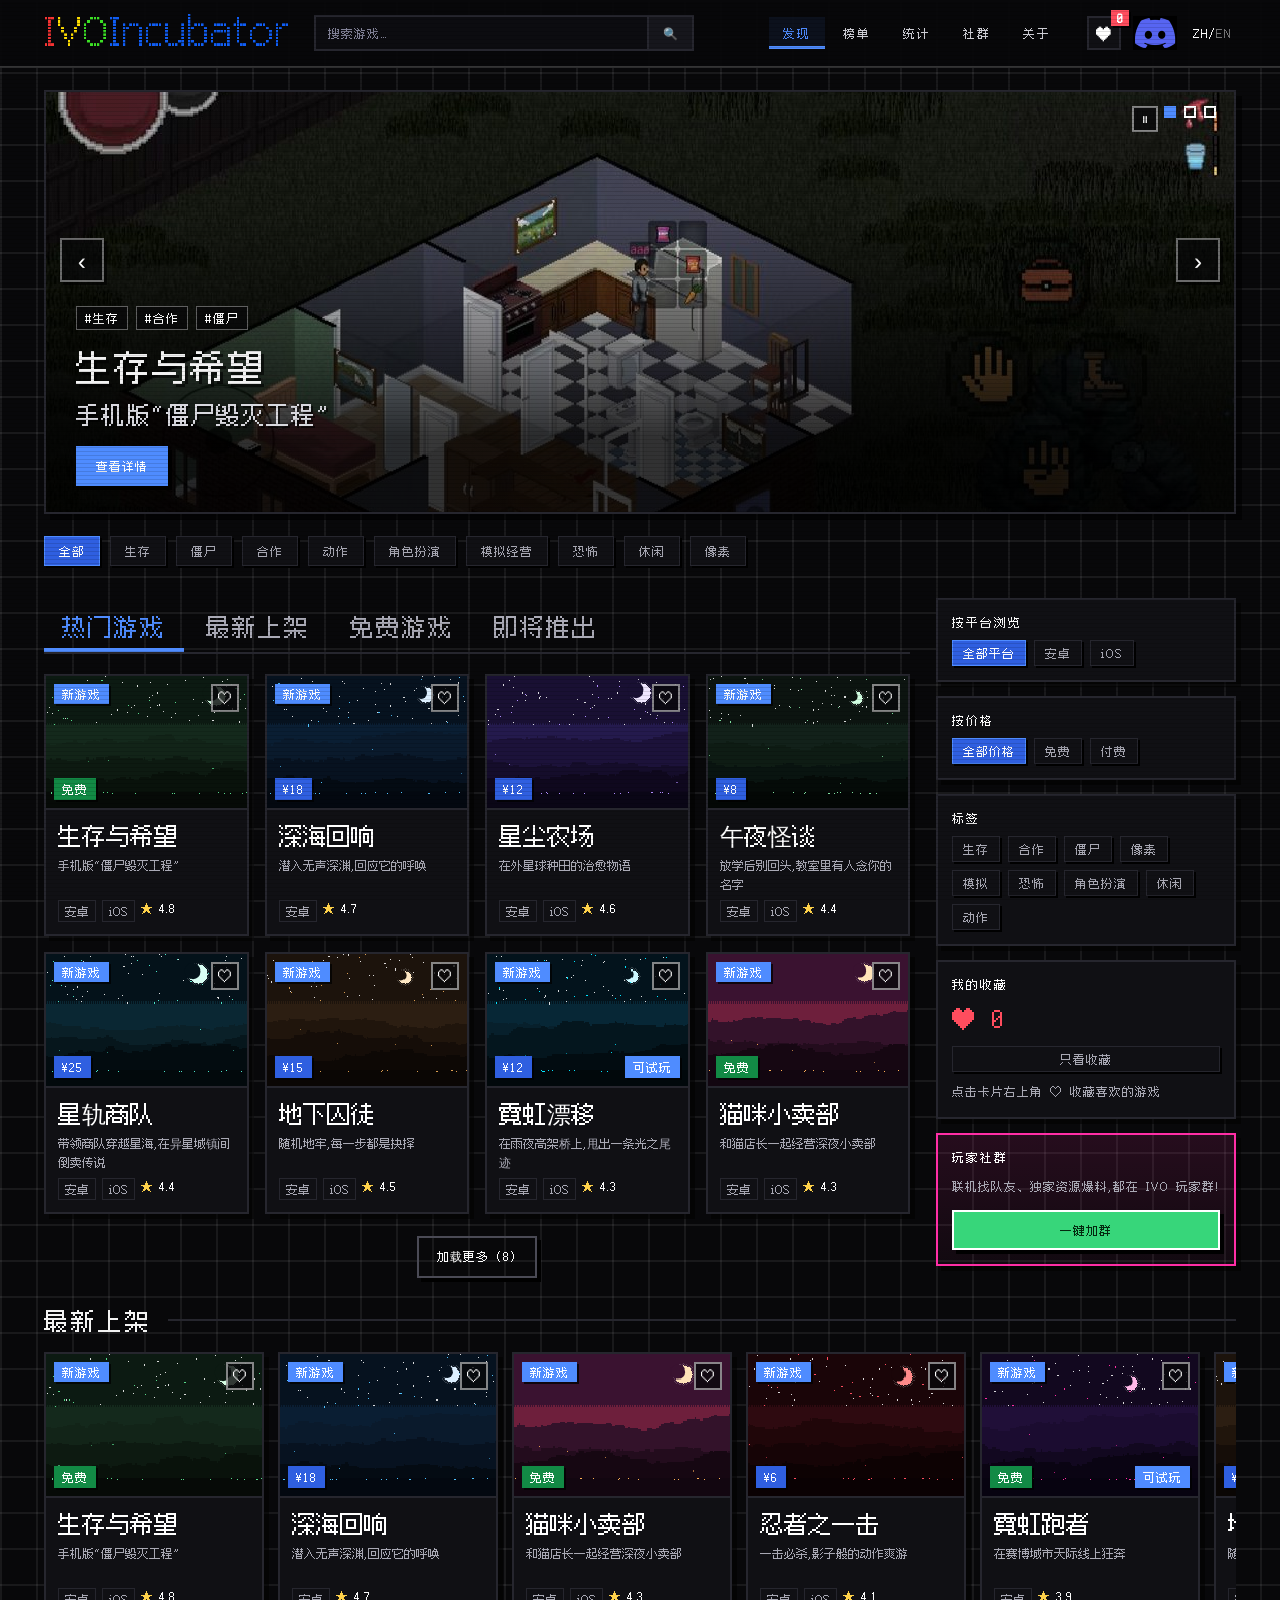
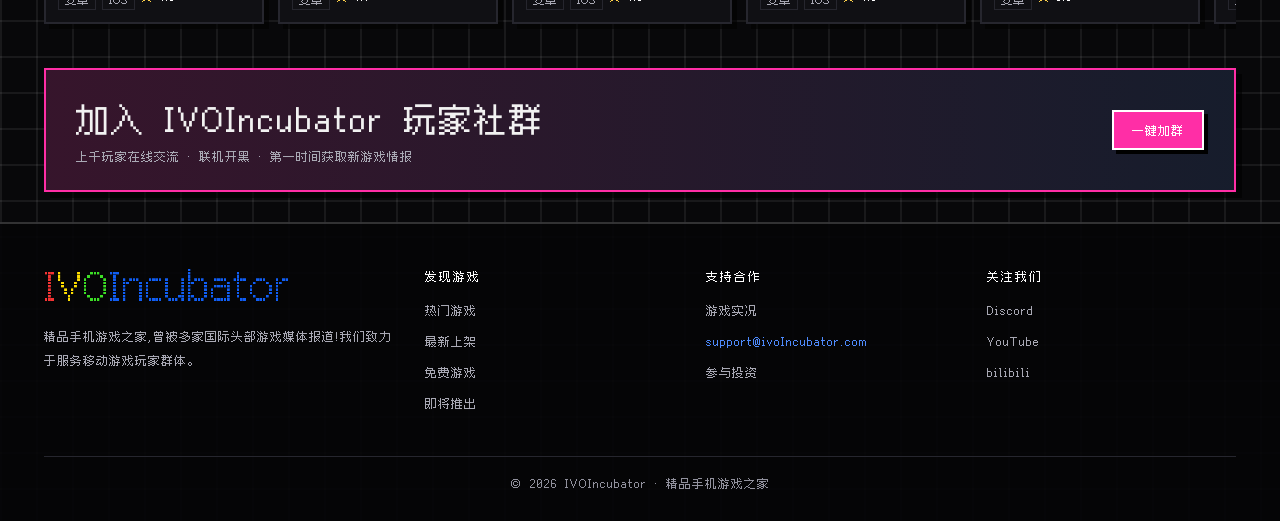
<file: index.html>
<!DOCTYPE html>
<html lang="zh-CN" data-lang="zh">
<head>
<meta charset="UTF-8">
<meta name="viewport" content="width=device-width, initial-scale=1.0">
<title>IVOIncubator - 精品手机游戏之家</title>
<meta name="description" content="IVOIncubator 精品手机游戏资源站:发现优质手机游戏,僵尸生存、模拟经营、像素冒险。">
<!-- 如换正式域名,全局替换 URL 即可 -->
<link rel="canonical" href="https://anliways.github.io/ivo/">
<meta property="og:type" content="website">
<meta property="og:site_name" content="IVOIncubator">
<meta property="og:title" content="IVOIncubator - 精品手机游戏之家">
<meta property="og:description" content="发现优质手机游戏:僵尸生存、模拟经营、像素冒险。精品手机游戏之家。">
<meta property="og:image" content="https://anliways.github.io/ivo/assets/og-image.png">
<meta property="og:url" content="https://anliways.github.io/ivo/">
<meta name="twitter:card" content="summary_large_image">
<meta name="twitter:title" content="IVOIncubator - 精品手机游戏之家">
<meta name="twitter:description" content="发现优质手机游戏:僵尸生存、模拟经营、像素冒险。">
<meta name="twitter:image" content="https://anliways.github.io/ivo/assets/og-image.png">
<link rel="icon" type="image/png" href="assets/emoji.png">
<link rel="manifest" href="manifest.json">
<meta name="theme-color" content="#08080a">
<link rel="apple-touch-icon" href="assets/icons/icon-192.png">
<!-- 首屏关键资源预加载 -->
<link rel="preload" as="font" type="font/woff2" href="assets/FusionPixel12-subset.woff2" crossorigin>
<link rel="preload" as="image" href="assets/shot-left.jpg">
<link rel="stylesheet" href="common.css">
<link rel="stylesheet" href="home.css">
</head>
<body>

<!-- ===== 顶栏 ===== -->
<header class="topbar">
  <div class="shell topbar-in">
    <a class="logo-link" href="index.html">
      <img src="assets/logo.png" alt="IVOIncubator">
    </a>
    <div class="search-box">
      <input id="searchInput" type="text" data-i18n-attr="searchPh" placeholder="搜索游戏…" aria-label="搜索游戏">
      <button class="search-go" id="searchGo" type="button">🔍</button>
    </div>
    <nav class="topnav">
      <a href="index.html" class="active" data-i18n="navDiscover">发现</a>
      <a href="charts.html" data-i18n="navCharts">榜单</a>
      <a href="stats.html" data-i18n="navStats">统计</a>
      <a href="#community" data-i18n="navCommunity">社群</a>
      <a href="#footer" data-i18n="navAbout">关于</a>
    </nav>
    <div class="topbar-tools">
      <a class="fav-link" href="favorites.html" aria-label="我的收藏" data-i18n-aria="favTitle">♥<b class="fav-badge" data-fav-badge>0</b></a>
      <a class="discord-top" href="#" data-link="discord" target="_blank" rel="noopener" aria-label="Discord">
        <img src="assets/discord.png" alt="Discord">
      </a>
      <button class="lang-btn" id="langBtn" type="button" aria-label="Switch language">
        <span class="lang-zh">ZH</span><span class="lang-sep">/</span><span class="lang-en">EN</span>
      </button>
    </div>
  </div>
</header>

<!-- ===== 公告条 ===== -->
<div class="announce" id="announceBar" hidden>
  <div class="shell announce-in">
    <span class="announce-dot">◆</span>
    <span class="announce-text" id="announceText"></span>
    <a class="announce-cta" id="announceCta" href="#"></a>
    <button class="announce-x" id="announceClose" type="button" aria-label="关闭公告">✕</button>
  </div>
</div>

<main class="shell home">

  <!-- ===== 精选轮播 ===== -->
  <section class="carousel" id="carousel" aria-label="精选游戏">
    <div class="slides" id="slides"></div>
    <button class="car-btn car-prev" id="carPrev" type="button" aria-label="上一个">‹</button>
    <button class="car-btn car-next" id="carNext" type="button" aria-label="下一个">›</button>
    <button class="car-pause" id="carPause" type="button" aria-label="暂停轮播" data-i18n-aria="pauseAria">⏸</button>
    <div class="car-dots" id="carDots"></div>
  </section>

  <!-- ===== 分类筛选 ===== -->
  <nav class="genre-row" id="genreRow" aria-label="游戏分类"></nav>

  <!-- ===== 主区:标签页网格 + 侧栏 ===== -->
  <div class="home-main" id="grid-top">

    <section class="main-col">
      <div class="tab-bar" id="tabBar" role="tablist"></div>
      <div class="game-grid" id="gameGrid"></div>
      <div class="load-more-wrap">
        <button type="button" class="btn btn-ghost" id="loadMore" hidden data-i18n="loadMore">加载更多</button>
      </div>
      <p class="empty-tip" id="emptyTip" hidden data-i18n="empty">没有找到符合条件的游戏,换个筛选试试!</p>
    </section>

    <aside class="side-col">
      <!-- 平台浏览 -->
      <section class="panel">
        <h3 data-i18n="browsePlatform">按平台浏览</h3>
        <div class="filter-group" id="platFilter"></div>
      </section>
      <!-- 价格筛选 -->
      <section class="panel">
        <h3 data-i18n="browsePrice">按价格</h3>
        <div class="filter-group" id="priceFilter"></div>
      </section>
      <!-- 标签云 -->
      <section class="panel">
        <h3 data-i18n="tagCloud">标签</h3>
        <div class="tag-cloud" id="tagCloud"></div>
      </section>
      <!-- 我的收藏 -->
      <section class="panel">
        <h3 data-i18n="favTitle">我的收藏</h3>
        <p class="fav-count" id="favCount">♥ 0</p>
        <button type="button" class="chip" id="favOnlyBtn" data-i18n="favOnly">只看收藏</button>
        <p class="fav-hint" data-i18n="favHint">点击卡片右上角 ♡ 收藏喜欢的游戏</p>
      </section>
      <!-- 公告卡 -->
      <section class="panel panel-notice">
        <h3 data-i18n="noticeTitle">玩家社群</h3>
        <p data-i18n="noticeText">联机找队友、独家资源爆料,都在 IVO 玩家群!</p>
        <a class="btn btn-green btn-block" href="#" data-link="discord" data-i18n="joinBtn" target="_blank" rel="noopener">一键加群</a>
      </section>
    </aside>

  </div>

  <!-- ===== 最新上架(横向滚动) ===== -->
  <section class="fresh-sec">
    <div class="sec-head">
      <h2 data-i18n="freshTitle">最新上架</h2>
      <span class="sec-line"></span>
    </div>
    <div class="fresh-row" id="freshRow"></div>
  </section>

  <!-- ===== 社群横幅 ===== -->
  <section class="community" id="community">
    <div class="community-in">
      <div>
        <h2 data-i18n="communityTitle">加入 IVOIncubator 玩家社群</h2>
        <p data-i18n="communityText">上千玩家在线交流 · 联机开黑 · 第一时间获取新游戏情报</p>
      </div>
      <a class="btn btn-pink" href="#" data-link="discord" data-i18n="communityBtn" target="_blank" rel="noopener">一键加群</a>
    </div>
  </section>

</main>

<!-- ===== 页脚 ===== -->
<footer class="footer" id="footer">
  <div class="shell">
    <div class="footer-grid">
      <div class="footer-brand">
        <img src="assets/logo.png" alt="IVOIncubator">
        <p data-i18n="footAbout">精品手机游戏之家,曾被多家国际头部游戏媒体报道!我们致力于服务移动游戏玩家群体。</p>
      </div>
      <div>
        <h4 data-i18n="footDiscover">发现游戏</h4>
        <ul>
          <li><a href="#grid-top" data-nav-tab="hot" data-i18n="tabHot">热门游戏</a></li>
          <li><a href="#grid-top" data-nav-tab="new" data-i18n="tabNew">最新上架</a></li>
          <li><a href="#grid-top" data-nav-tab="free" data-i18n="tabFree">免费游戏</a></li>
          <li><a href="#grid-top" data-nav-tab="soon" data-i18n="tabSoon">即将推出</a></li>
        </ul>
      </div>
      <div>
        <h4 data-i18n="footSupport">支持合作</h4>
        <ul>
          <li><a href="#" data-link="live" target="_blank" rel="noopener" data-i18n="footLive">游戏实况</a></li>
          <li><a href="mailto:support@ivoIncubator.com" class="footer-mail">support@ivoIncubator.com</a></li>
          <li><a href="#" data-i18n="footInvest">参与投资</a></li>
        </ul>
      </div>
      <div>
        <h4 data-i18n="footFollow">关注我们</h4>
        <ul>
          <li><a href="#" data-link="discord" target="_blank" rel="noopener">Discord</a></li>
          <li><a href="#" data-link="youtube" target="_blank" rel="noopener">YouTube</a></li>
          <li><a href="#" data-link="bilibili" target="_blank" rel="noopener">bilibili</a></li>
        </ul>
      </div>
    </div>
    <p class="footer-bottom">© 2026 IVOIncubator · <span data-i18n="footRights">精品手机游戏之家</span></p>
  </div>
</footer>

<button class="back-top" id="backTop" type="button" aria-label="Back to top" data-i18n-aria="backTop">▲</button>

<script src="data.js"></script>
<script src="cursor.js"></script>
<script src="analytics.js"></script>
<script src="home.js"></script>
<script>
if ("serviceWorker" in navigator) {
  addEventListener("load", () => navigator.serviceWorker.register("sw.js"));
  // 新版本 SW 接管时给个像素提示(首次注册不提示)
  let hadController = !!navigator.serviceWorker.controller;
  navigator.serviceWorker.addEventListener("controllerchange", () => {
    if (!hadController) { hadController = true; return; }
    const el = document.createElement("div");
    el.className = "toast show";
    el.textContent = document.documentElement.dataset.lang === "en" ? "✨ Updated to the latest version" : "✨ 已更新到最新版本";
    document.body.appendChild(el);
    setTimeout(() => el.remove(), 2400);
  });
}
</script>
</body>
</html>
</file>
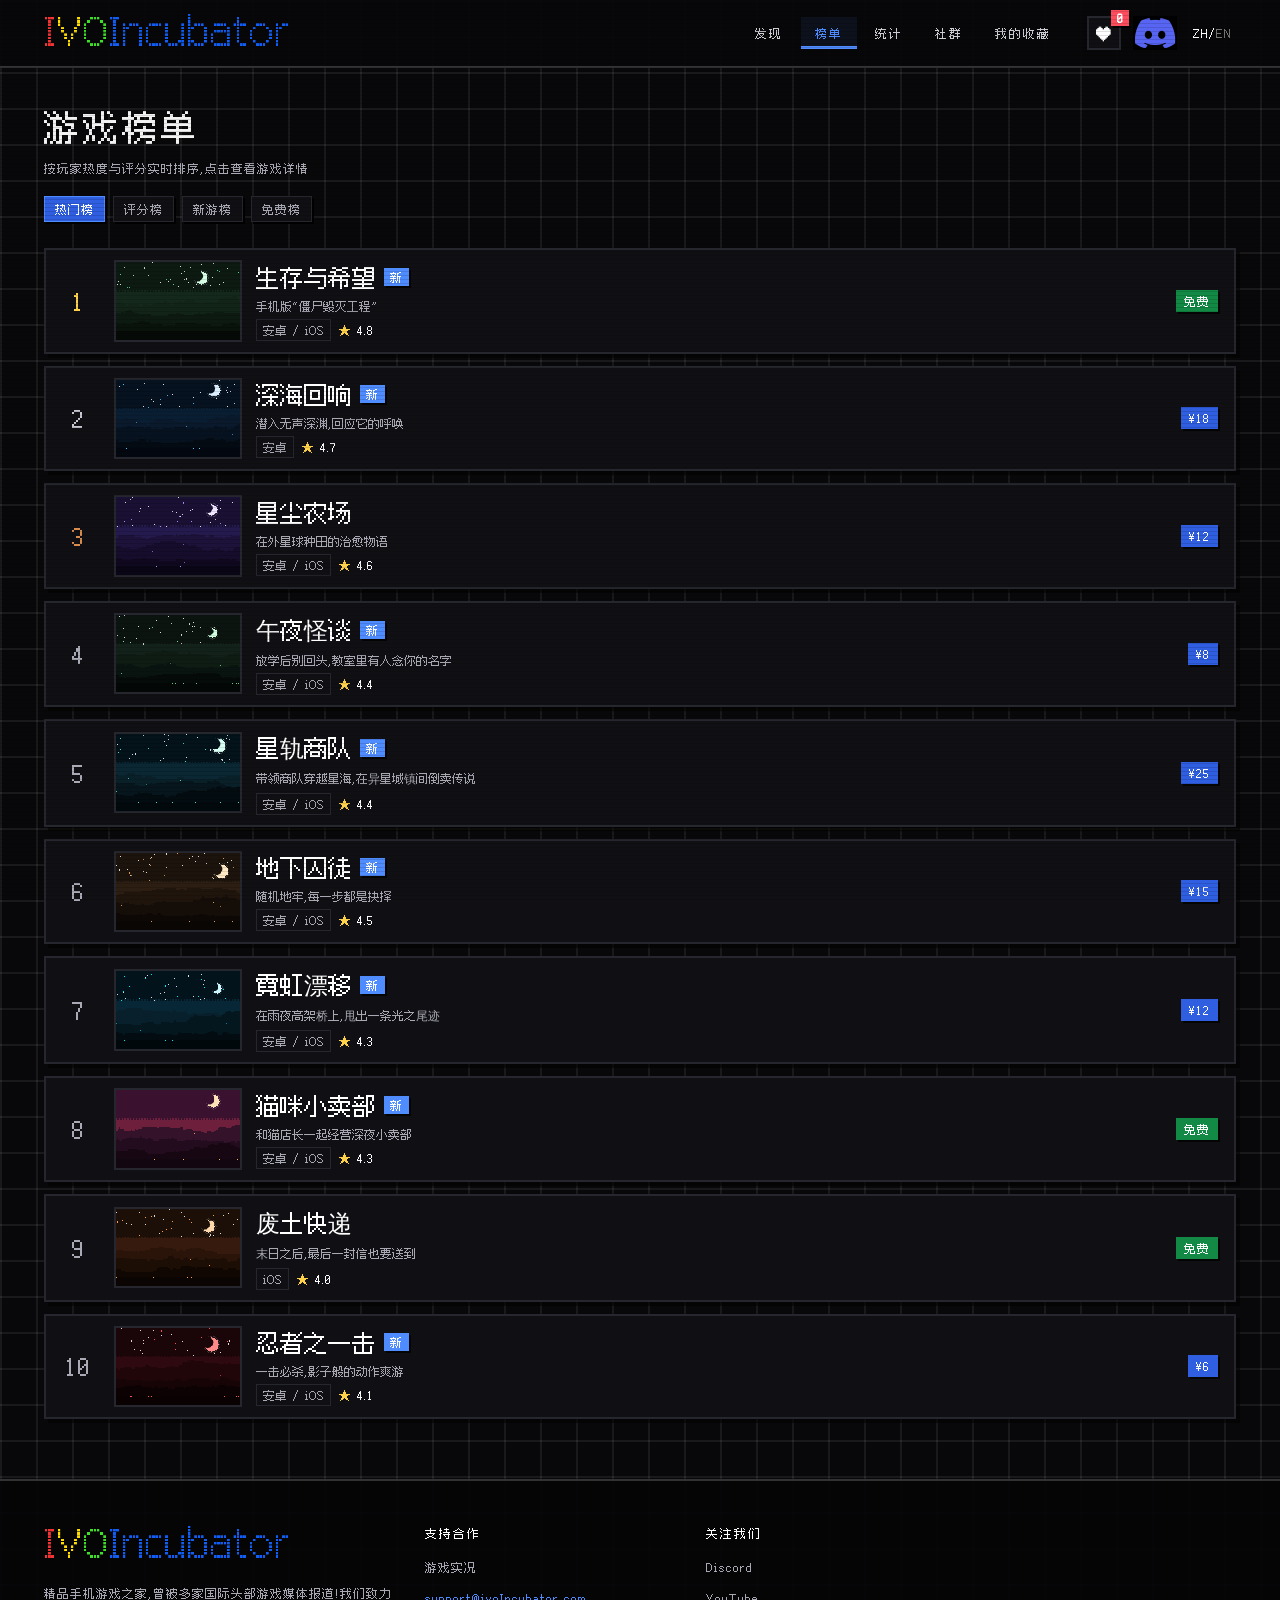
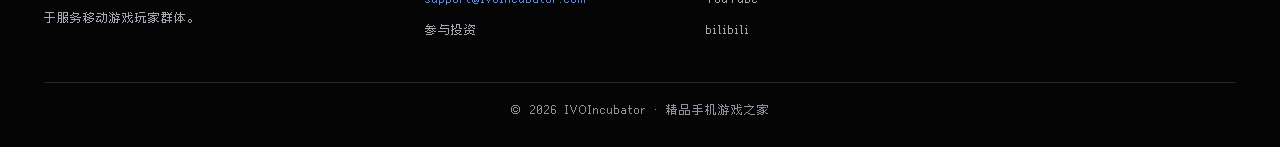
<file: charts.html>
<!DOCTYPE html>
<html lang="zh-CN" data-lang="zh">
<head>
<meta charset="UTF-8">
<meta name="viewport" content="width=device-width, initial-scale=1.0">
<title>游戏榜单 - IVOIncubator</title>
<meta name="description" content="IVOIncubator 手机游戏榜单:热门榜、评分榜、新游榜、免费榜,发现值得玩的精品手机游戏。">
<!-- 如换正式域名,全局替换 URL 即可 -->
<link rel="canonical" href="https://anliways.github.io/ivo/charts.html">
<meta property="og:type" content="website">
<meta property="og:site_name" content="IVOIncubator">
<meta property="og:title" content="游戏榜单 - IVOIncubator">
<meta property="og:description" content="热门榜、评分榜、新游榜、免费榜——发现值得玩的精品手机游戏。">
<meta property="og:image" content="https://anliways.github.io/ivo/assets/og-image.png">
<meta property="og:url" content="https://anliways.github.io/ivo/charts.html">
<meta name="twitter:card" content="summary_large_image">
<meta name="twitter:title" content="游戏榜单 - IVOIncubator">
<meta name="twitter:description" content="热门榜、评分榜、新游榜、免费榜——发现值得玩的精品手机游戏。">
<meta name="twitter:image" content="https://anliways.github.io/ivo/assets/og-image.png">
<link rel="icon" type="image/png" href="assets/emoji.png">
<link rel="manifest" href="manifest.json">
<meta name="theme-color" content="#08080a">
<link rel="apple-touch-icon" href="assets/icons/icon-192.png">
<link rel="preload" as="font" type="font/woff2" href="assets/FusionPixel12-subset.woff2" crossorigin>
<link rel="stylesheet" href="common.css">
<link rel="stylesheet" href="home.css">
<link rel="stylesheet" href="charts.css">
</head>
<body>

<!-- ===== 顶栏 ===== -->
<header class="topbar">
  <div class="shell topbar-in">
    <a class="logo-link" href="index.html">
      <img src="assets/logo.png" alt="IVOIncubator">
    </a>
    <nav class="topnav">
      <a href="index.html" data-i18n="navDiscover">发现</a>
      <a href="charts.html" class="active" data-i18n="navCharts">榜单</a>
      <a href="stats.html" data-i18n="navStats">统计</a>
      <a href="index.html#community" data-i18n="navCommunity">社群</a>
      <a href="favorites.html" data-i18n="navFavs">我的收藏</a>
    </nav>
    <div class="topbar-tools">
      <a class="fav-link" href="favorites.html" aria-label="我的收藏" data-i18n-aria="navFavs">♥<b class="fav-badge" data-fav-badge>0</b></a>
      <a class="discord-top" href="#" data-link="discord" target="_blank" rel="noopener" aria-label="Discord">
        <img src="assets/discord.png" alt="Discord">
      </a>
      <button class="lang-btn" id="langBtn" type="button" aria-label="Switch language">
        <span class="lang-zh">ZH</span><span class="lang-sep">/</span><span class="lang-en">EN</span>
      </button>
    </div>
  </div>
</header>

<main class="shell charts-page">

  <section class="charts-head">
    <h1 data-i18n="chartTitle">游戏榜单</h1>
    <p class="charts-sub" data-i18n="chartSub">按玩家热度与评分实时排序,点击查看游戏详情</p>
  </section>

  <nav class="chart-tabs" id="chartTabs" role="tablist" aria-label="榜单切换"></nav>

  <div class="chart-list" id="chartList"></div>

</main>

<!-- ===== 页脚 ===== -->
<footer class="footer">
  <div class="shell">
    <div class="footer-grid">
      <div class="footer-brand">
        <img src="assets/logo.png" alt="IVOIncubator">
        <p data-i18n="footAbout">精品手机游戏之家,曾被多家国际头部游戏媒体报道!我们致力于服务移动游戏玩家群体。</p>
      </div>
      <div>
        <h4 data-i18n="footSupport">支持合作</h4>
        <ul>
          <li><a href="#" data-link="live" target="_blank" rel="noopener" data-i18n="footLive">游戏实况</a></li>
          <li><a href="mailto:support@ivoIncubator.com" class="footer-mail">support@ivoIncubator.com</a></li>
          <li><a href="#" data-i18n="footInvest">参与投资</a></li>
        </ul>
      </div>
      <div>
        <h4 data-i18n="footFollow">关注我们</h4>
        <ul>
          <li><a href="#" data-link="discord" target="_blank" rel="noopener">Discord</a></li>
          <li><a href="#" data-link="youtube" target="_blank" rel="noopener">YouTube</a></li>
          <li><a href="#" data-link="bilibili" target="_blank" rel="noopener">bilibili</a></li>
        </ul>
      </div>
    </div>
    <p class="footer-bottom">© 2026 IVOIncubator · <span data-i18n="footRights">精品手机游戏之家</span></p>
  </div>
</footer>

<button class="back-top" id="backTop" type="button" aria-label="Back to top" data-i18n-aria="backTop">▲</button>

<script src="data.js"></script>
<script src="cursor.js"></script>
<script src="analytics.js"></script>
<script src="charts.js"></script>
<script>
if ("serviceWorker" in navigator) {
  addEventListener("load", () => navigator.serviceWorker.register("sw.js"));
  // 新版本 SW 接管时给个像素提示(首次注册不提示)
  let hadController = !!navigator.serviceWorker.controller;
  navigator.serviceWorker.addEventListener("controllerchange", () => {
    if (!hadController) { hadController = true; return; }
    const el = document.createElement("div");
    el.className = "toast show";
    el.textContent = document.documentElement.dataset.lang === "en" ? "✨ Updated to the latest version" : "✨ 已更新到最新版本";
    document.body.appendChild(el);
    setTimeout(() => el.remove(), 2400);
  });
}
</script>
</body>
</html>
</file>
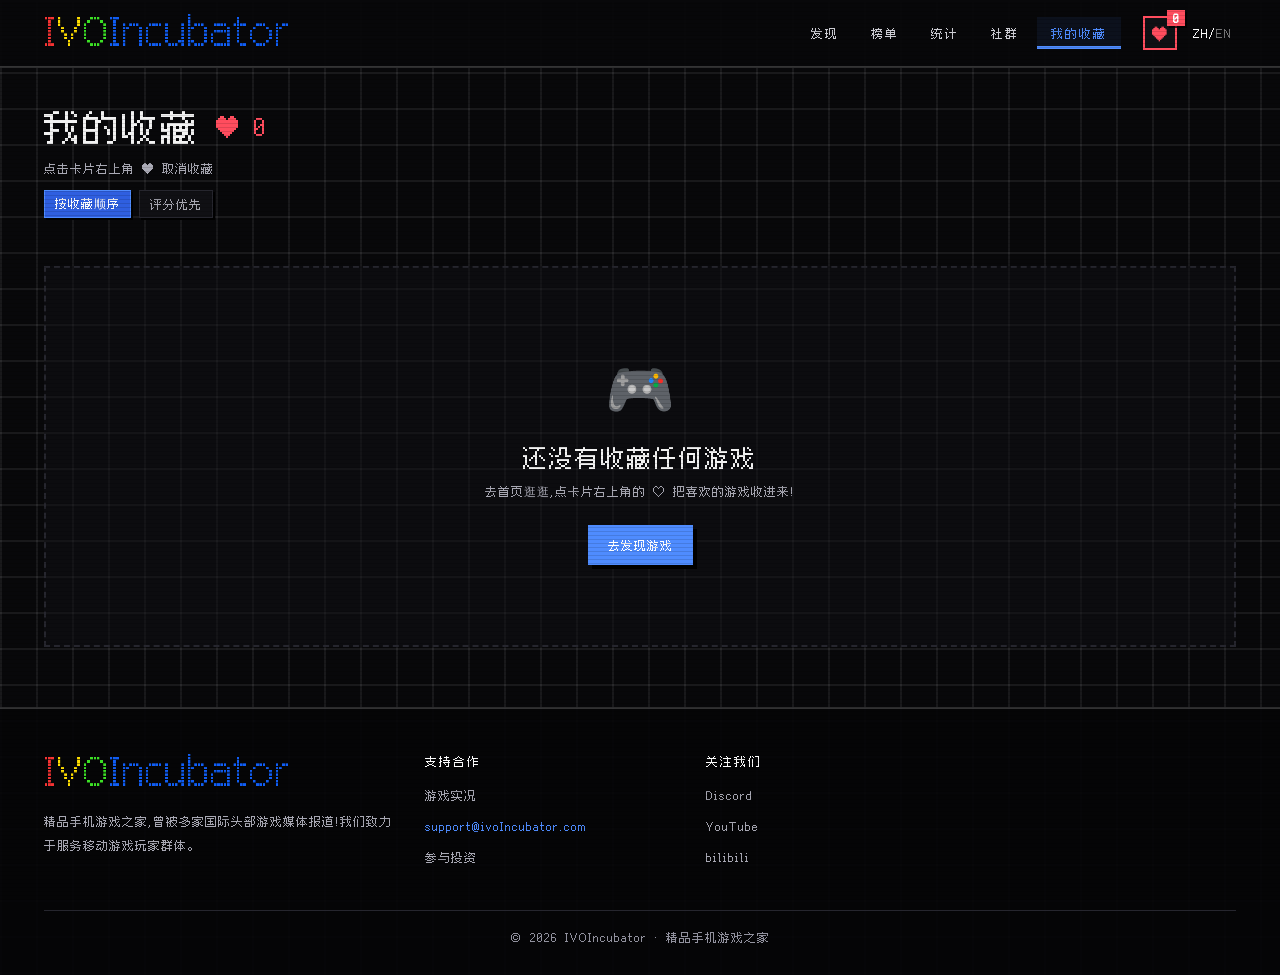
<file: favorites.html>
<!DOCTYPE html>
<html lang="zh-CN" data-lang="zh">
<head>
<meta charset="UTF-8">
<meta name="viewport" content="width=device-width, initial-scale=1.0">
<title>我的收藏 - IVOIncubator</title>
<meta name="description" content="我在 IVOIncubator 收藏的手机游戏清单。">
<!-- 收藏数据只存在本地浏览器,不进搜索引擎索引 -->
<meta name="robots" content="noindex, follow">
<link rel="manifest" href="manifest.json">
<meta name="theme-color" content="#08080a">
<link rel="apple-touch-icon" href="assets/icons/icon-192.png">
<link rel="icon" type="image/png" href="assets/emoji.png">
<link rel="preload" as="font" type="font/woff2" href="assets/FusionPixel12-subset.woff2" crossorigin>
<link rel="stylesheet" href="common.css">
<link rel="stylesheet" href="home.css">
<link rel="stylesheet" href="favorites.css">
</head>
<body>

<!-- ===== 顶栏 ===== -->
<header class="topbar">
  <div class="shell topbar-in">
    <a class="logo-link" href="index.html">
      <img src="assets/logo.png" alt="IVOIncubator">
    </a>
    <nav class="topnav">
      <a href="index.html" data-i18n="navDiscover">发现</a>
      <a href="charts.html" data-i18n="navCharts">榜单</a>
      <a href="stats.html" data-i18n="navStats">统计</a>
      <a href="index.html#community" data-i18n="navCommunity">社群</a>
      <a href="favorites.html" class="active" data-i18n="navFavs">我的收藏</a>
    </nav>
    <div class="topbar-tools">
      <a class="fav-link active" href="favorites.html" aria-label="我的收藏" data-i18n-aria="navFavs">♥<b class="fav-badge" data-fav-badge>0</b></a>
      <button class="lang-btn" id="langBtn" type="button" aria-label="Switch language">
        <span class="lang-zh">ZH</span><span class="lang-sep">/</span><span class="lang-en">EN</span>
      </button>
    </div>
  </div>
</header>

<main class="shell favs-page">

  <section class="favs-head">
    <h1 data-i18n="favTitle">我的收藏</h1>
    <span class="fav-total" id="favTotal">♥ 0</span>
    <button type="button" class="btn btn-ghost btn-sm" id="clearBtn" hidden data-i18n="favClear">清空收藏</button>
  </section>
  <p class="favs-hint" data-i18n="favHint">点击卡片右上角 ♥ 取消收藏</p>

  <div class="fav-sort" id="favSort" role="group" aria-label="排序方式">
    <button type="button" class="chip active" data-sort="added" data-i18n="sortAdded">按收藏顺序</button>
    <button type="button" class="chip" data-sort="rating" data-i18n="sortRating">评分优先</button>
  </div>

  <div class="game-grid" id="favGrid"></div>

  <div class="favs-empty" id="favsEmpty" hidden>
    <div class="favs-empty-icon">🎮</div>
    <h2 data-i18n="favEmpty">还没有收藏任何游戏</h2>
    <p data-i18n="favEmptyHint">去首页逛逛,点卡片右上角的 ♡ 把喜欢的游戏收进来!</p>
    <a class="btn btn-blue" href="index.html#grid-top" data-i18n="favGo">去发现游戏</a>
  </div>

</main>

<!-- ===== 页脚 ===== -->
<footer class="footer">
  <div class="shell">
    <div class="footer-grid">
      <div class="footer-brand">
        <img src="assets/logo.png" alt="IVOIncubator">
        <p data-i18n="footAbout">精品手机游戏之家,曾被多家国际头部游戏媒体报道!我们致力于服务移动游戏玩家群体。</p>
      </div>
      <div>
        <h4 data-i18n="footSupport">支持合作</h4>
        <ul>
          <li><a href="#" data-link="live" target="_blank" rel="noopener" data-i18n="footLive">游戏实况</a></li>
          <li><a href="mailto:support@ivoIncubator.com" class="footer-mail">support@ivoIncubator.com</a></li>
          <li><a href="#" data-i18n="footInvest">参与投资</a></li>
        </ul>
      </div>
      <div>
        <h4 data-i18n="footFollow">关注我们</h4>
        <ul>
          <li><a href="#" data-link="discord" target="_blank" rel="noopener">Discord</a></li>
          <li><a href="#" data-link="youtube" target="_blank" rel="noopener">YouTube</a></li>
          <li><a href="#" data-link="bilibili" target="_blank" rel="noopener">bilibili</a></li>
        </ul>
      </div>
    </div>
    <p class="footer-bottom">© 2026 IVOIncubator · <span data-i18n="footRights">精品手机游戏之家</span></p>
  </div>
</footer>

<button class="back-top" id="backTop" type="button" aria-label="Back to top" data-i18n-aria="backTop">▲</button>

<script src="data.js"></script>
<script src="cursor.js"></script>
<script src="analytics.js"></script>
<script src="favorites.js"></script>
<script>
if ("serviceWorker" in navigator) {
  addEventListener("load", () => navigator.serviceWorker.register("sw.js"));
  // 新版本 SW 接管时给个像素提示(首次注册不提示)
  let hadController = !!navigator.serviceWorker.controller;
  navigator.serviceWorker.addEventListener("controllerchange", () => {
    if (!hadController) { hadController = true; return; }
    const el = document.createElement("div");
    el.className = "toast show";
    el.textContent = document.documentElement.dataset.lang === "en" ? "✨ Updated to the latest version" : "✨ 已更新到最新版本";
    document.body.appendChild(el);
    setTimeout(() => el.remove(), 2400);
  });
}
</script>
</body>
</html>
</file>
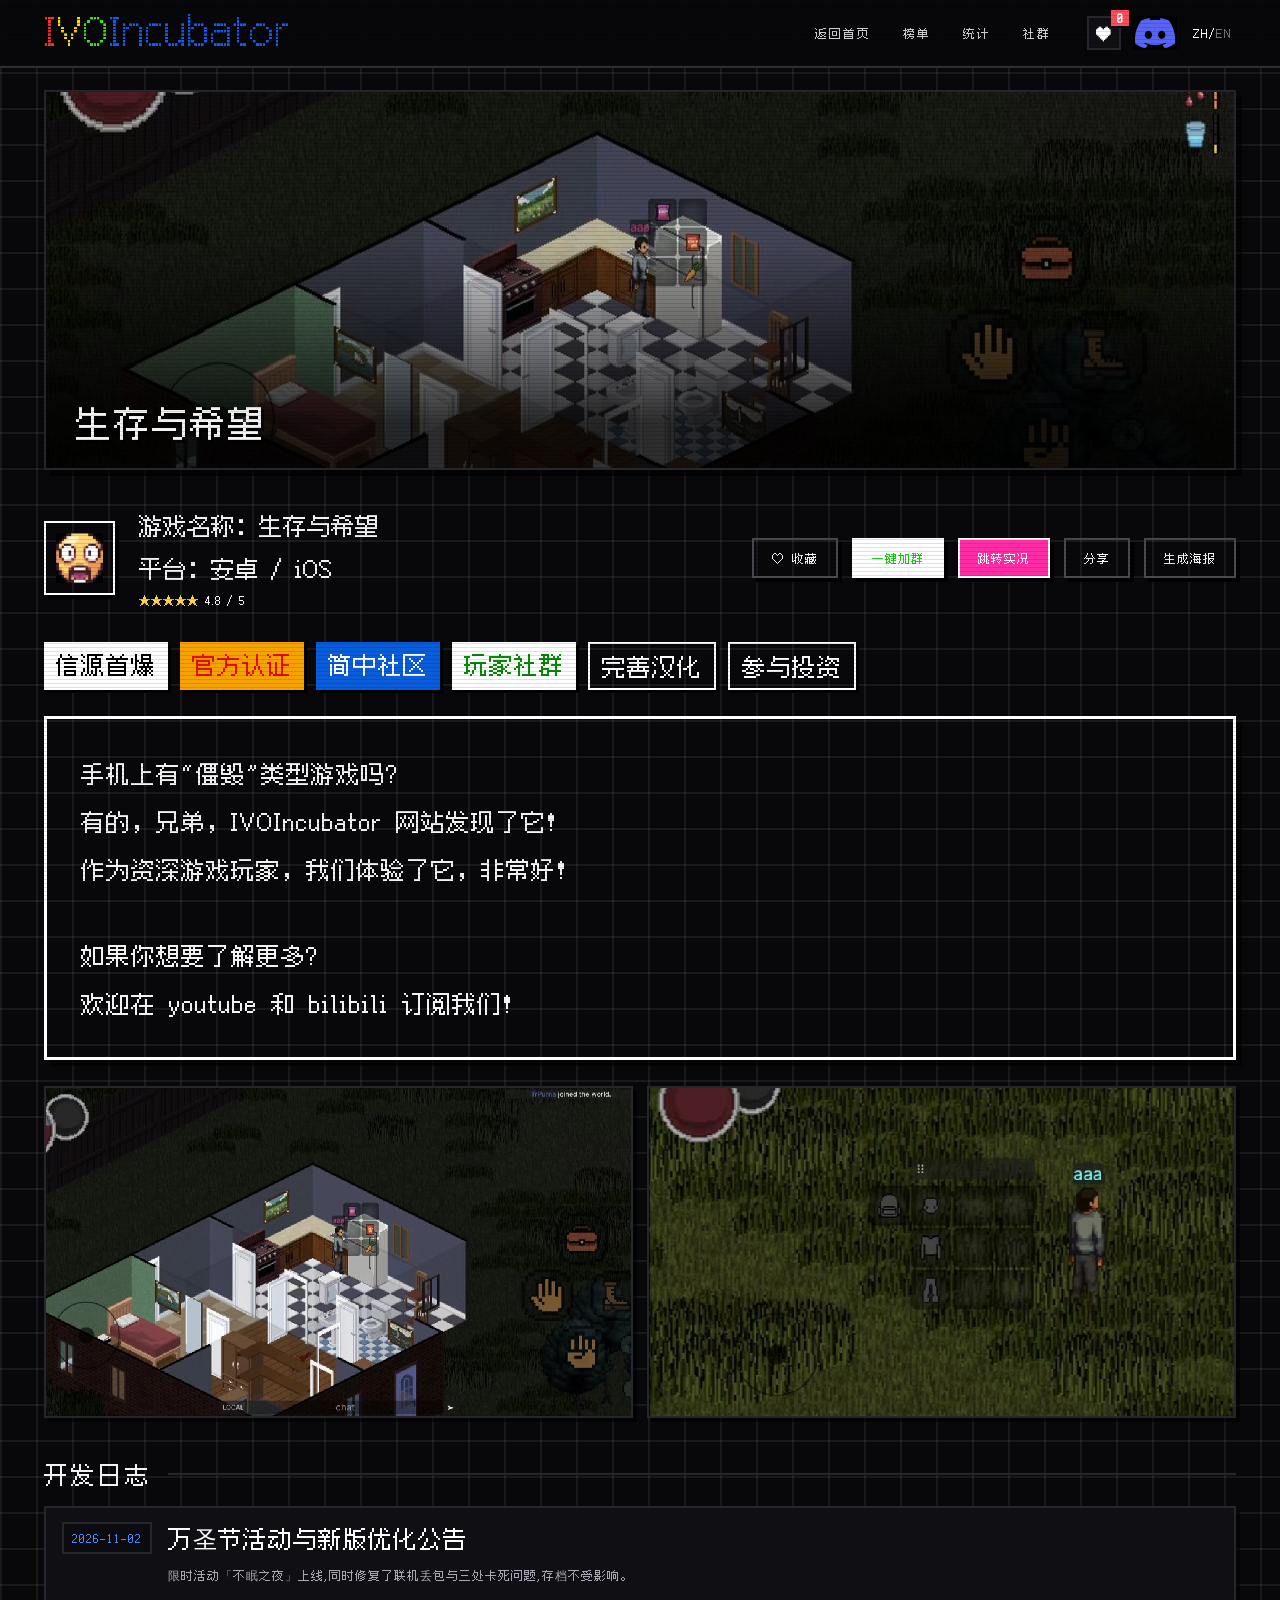
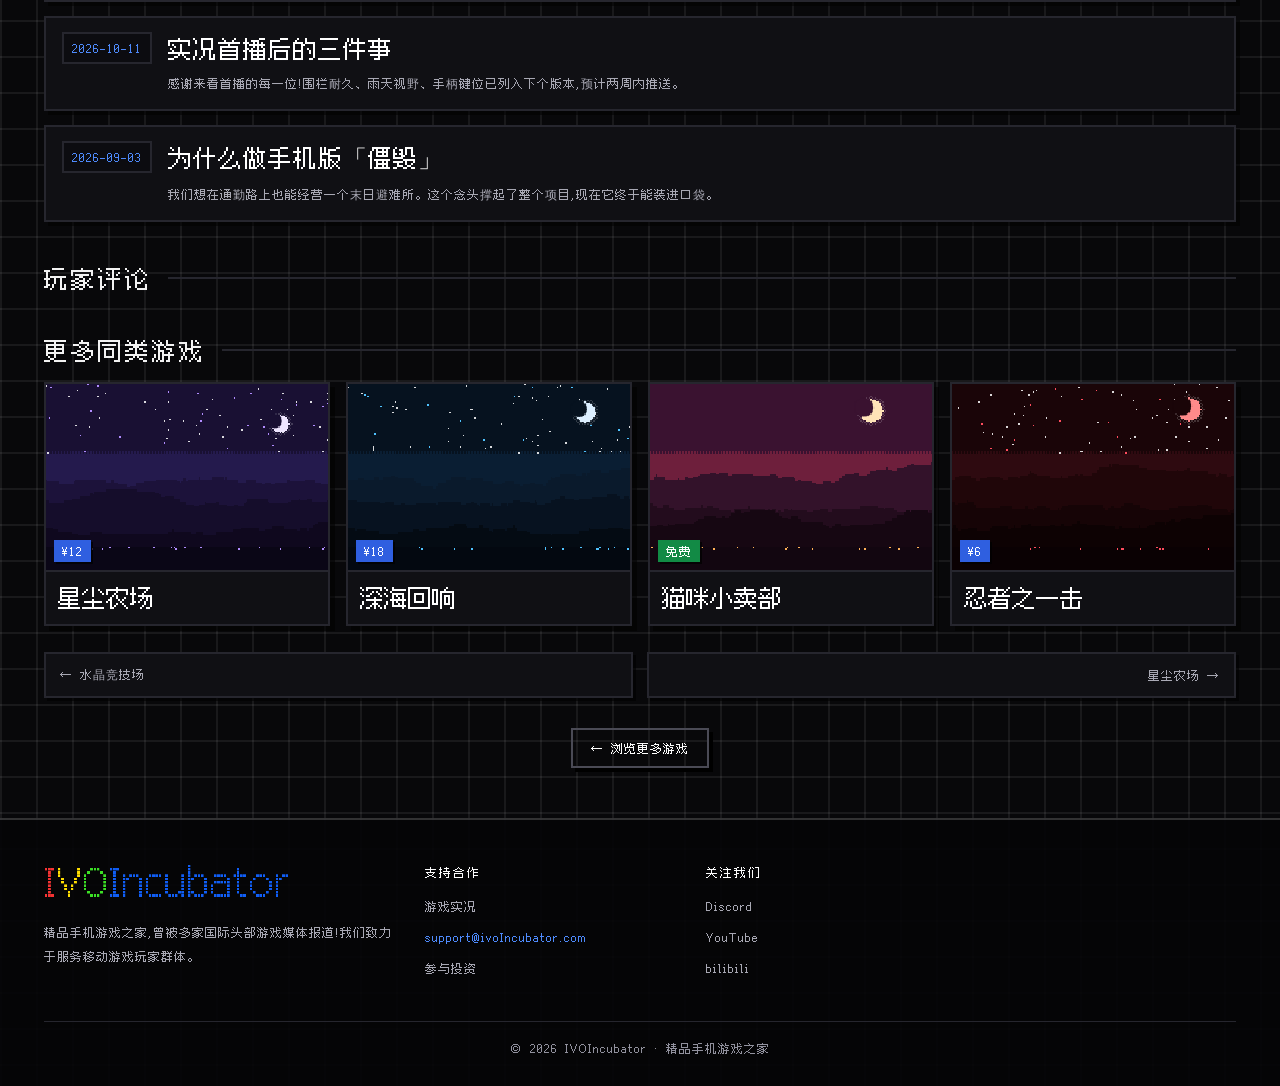
<file: game.html>
<!DOCTYPE html>
<html lang="zh-CN" data-lang="zh">
<head>
<meta charset="UTF-8">
<meta name="viewport" content="width=device-width, initial-scale=1.0">
<title>游戏详情 - IVOIncubator</title>
<meta name="description" content="IVOIncubator 精品手机游戏详情页。">
<!-- 如换正式域名,全局替换 URL 即可;game.js 会按游戏动态更新本页 meta -->
<link rel="canonical" id="canonical" href="https://anliways.github.io/ivo/game.html">
<meta property="og:type" content="website">
<meta property="og:site_name" content="IVOIncubator">
<meta property="og:title" id="ogTitle" content="游戏详情 - IVOIncubator">
<meta property="og:description" id="ogDesc" content="IVOIncubator 精品手机游戏。">
<meta property="og:image" content="https://anliways.github.io/ivo/assets/og-image.png">
<meta property="og:url" id="ogUrl" content="https://anliways.github.io/ivo/game.html">
<meta name="twitter:card" content="summary_large_image">
<meta name="twitter:title" id="twTitle" content="游戏详情 - IVOIncubator">
<meta name="twitter:description" id="twDesc" content="IVOIncubator 精品手机游戏。">
<meta name="twitter:image" content="https://anliways.github.io/ivo/assets/og-image.png">
<link rel="icon" type="image/png" href="assets/emoji.png">
<link rel="manifest" href="manifest.json">
<meta name="theme-color" content="#08080a">
<link rel="apple-touch-icon" href="assets/icons/icon-192.png">
<link rel="preload" as="font" type="font/woff2" href="assets/FusionPixel12-subset.woff2" crossorigin>
<link rel="stylesheet" href="common.css">
<link rel="stylesheet" href="home.css">
<link rel="stylesheet" href="game.css">
</head>
<body>

<!-- ===== 顶栏 ===== -->
<header class="topbar">
  <div class="shell topbar-in">
    <a class="logo-link" href="index.html">
      <img src="assets/logo.png" alt="IVOIncubator">
    </a>
    <nav class="topnav">
      <a href="index.html" data-i18n="navBack">返回首页</a>
      <a href="charts.html" data-i18n="navCharts">榜单</a>
      <a href="stats.html" data-i18n="navStats">统计</a>
      <a href="index.html#community" data-i18n="navCommunity">社群</a>
    </nav>
    <div class="topbar-tools">
      <a class="fav-link" href="favorites.html" aria-label="我的收藏" data-i18n-aria="favTitle">♥<b class="fav-badge" data-fav-badge>0</b></a>
      <a class="discord-top" href="#" data-link="discord" target="_blank" rel="noopener" aria-label="Discord">
        <img src="assets/discord.png" alt="Discord">
      </a>
      <button class="lang-btn" id="langBtn" type="button" aria-label="Switch language">
        <span class="lang-zh">ZH</span><span class="lang-sep">/</span><span class="lang-en">EN</span>
      </button>
    </div>
  </div>
</header>

<main class="shell game-page">

  <!-- ===== 顶部横幅 ===== -->
  <section class="game-hero">
    <div class="hero-media" id="heroMedia"></div>
    <div class="hero-shade"></div>
    <h1 class="hero-title" id="gameTitle"></h1>
  </section>

  <!-- ===== 游戏信息 ===== -->
  <section class="info">
    <div class="info-row">
      <div class="info-icon"><img src="assets/emoji.png" alt="游戏图标" id="gameIcon"></div>
      <div class="info-text">
        <p><span data-i18n="gameLabel">游戏名称：</span><span id="gameName"></span></p>
        <p><span data-i18n="platformLabel">平台：</span><span id="gamePlatform"></span></p>
        <p class="rating" id="gameRating"></p>
      </div>
      <div class="info-actions">
        <button type="button" class="btn btn-ghost" id="favBtn">♡ <span data-i18n="favBtn">收藏</span></button>
        <a class="btn btn-blue" id="demoBtn" hidden href="play.html" data-i18n="playDemo">▶ 试玩 Demo</a>
        <a class="btn btn-join" href="#" data-link="discord" data-i18n="joinBtn" target="_blank" rel="noopener">一键加群</a>
        <a class="btn btn-live" href="#" data-link="live" data-i18n="liveBtn" target="_blank" rel="noopener">跳转实况</a>
        <button type="button" class="btn btn-ghost" id="shareBtn" data-i18n="shareBtn">分享</button>
        <button type="button" class="btn btn-ghost" id="posterBtn" data-i18n="posterBtn">生成海报</button>
      </div>
    </div>

    <!-- 特性标签 -->
    <ul class="feature-tags" id="featureTags"></ul>

    <!-- 描述框 -->
    <div class="desc" id="descBox"></div>

    <!-- 截图 -->
    <div class="shots" id="gameShots"></div>

    <!-- 即将推出:上线通知订阅 -->
    <section class="notify" id="notifyBox" hidden>
      <h4 data-i18n="notifyTitle">上线通知我</h4>
      <form class="notify-form" id="notifyForm">
        <input type="email" id="notifyEmail" data-i18n-attr="notifyPh" placeholder="输入你的邮箱" required aria-label="邮箱">
        <button type="submit" class="btn btn-blue" data-i18n="notifyBtn">通知我</button>
      </form>
      <p class="notify-done" id="notifyDone" hidden data-i18n="notifyDone">已登记!游戏上线时我们会第一时间通知你。</p>
    </section>

    <!-- 开发日志 -->
    <section class="devlog" id="devlogBox" hidden>
      <div class="sec-head"><h2 data-i18n="devlogTitle">开发日志</h2><span class="sec-line"></span></div>
      <div class="devlog-list" id="devlogList"></div>
    </section>

    <!-- 玩家评论(giscus,CONFIG.giscus 配置后显示) -->
    <section class="comments" id="commentBox" hidden>
      <div class="sec-head"><h2 data-i18n="commentsTitle">玩家评论</h2><span class="sec-line"></span></div>
      <div class="giscus-mount" id="giscusMount"></div>
    </section>

    <!-- 相关推荐 -->
    <section class="related">
      <div class="sec-head"><h2 data-i18n="relTitle">更多同类游戏</h2><span class="sec-line"></span></div>
      <div class="rel-grid" id="relGrid"></div>
    </section>

    <!-- 上一个 / 下一个游戏 -->
    <nav class="prevnext" id="prevNext" aria-label="上一个 / 下一个游戏"></nav>

    <!-- 更多游戏 -->
    <div class="more-row">
      <a class="btn btn-ghost" href="index.html#grid-top" data-i18n="moreGames">← 浏览更多游戏</a>
    </div>
  </section>

</main>

<!-- ===== 页脚 ===== -->
<footer class="footer">
  <div class="shell">
    <div class="footer-grid">
      <div class="footer-brand">
        <img src="assets/logo.png" alt="IVOIncubator">
        <p data-i18n="footAbout">精品手机游戏之家,曾被多家国际头部游戏媒体报道!我们致力于服务移动游戏玩家群体。</p>
      </div>
      <div>
        <h4 data-i18n="footSupport">支持合作</h4>
        <ul>
          <li><a href="#" data-link="live" target="_blank" rel="noopener" data-i18n="footLive">游戏实况</a></li>
          <li><a href="mailto:support@ivoIncubator.com" class="footer-mail">support@ivoIncubator.com</a></li>
          <li><a href="#" data-i18n="footInvest">参与投资</a></li>
        </ul>
      </div>
      <div>
        <h4 data-i18n="footFollow">关注我们</h4>
        <ul>
          <li><a href="#" data-link="discord" target="_blank" rel="noopener">Discord</a></li>
          <li><a href="#" data-link="youtube" target="_blank" rel="noopener">YouTube</a></li>
          <li><a href="#" data-link="bilibili" target="_blank" rel="noopener">bilibili</a></li>
        </ul>
      </div>
    </div>
    <p class="footer-bottom">© 2026 IVOIncubator · <span data-i18n="footRights">精品手机游戏之家</span></p>
  </div>
</footer>

<button class="back-top" id="backTop" type="button" aria-label="Back to top">▲</button>

<script src="data.js"></script>
<script src="cursor.js"></script>
<script src="analytics.js"></script>
<script src="game.js"></script>
<script>
if ("serviceWorker" in navigator) {
  addEventListener("load", () => navigator.serviceWorker.register("sw.js"));
  // 新版本 SW 接管时给个像素提示(首次注册不提示)
  let hadController = !!navigator.serviceWorker.controller;
  navigator.serviceWorker.addEventListener("controllerchange", () => {
    if (!hadController) { hadController = true; return; }
    const el = document.createElement("div");
    el.className = "toast show";
    el.textContent = document.documentElement.dataset.lang === "en" ? "✨ Updated to the latest version" : "✨ 已更新到最新版本";
    document.body.appendChild(el);
    setTimeout(() => el.remove(), 2400);
  });
}
</script>
</body>
</html>
</file>
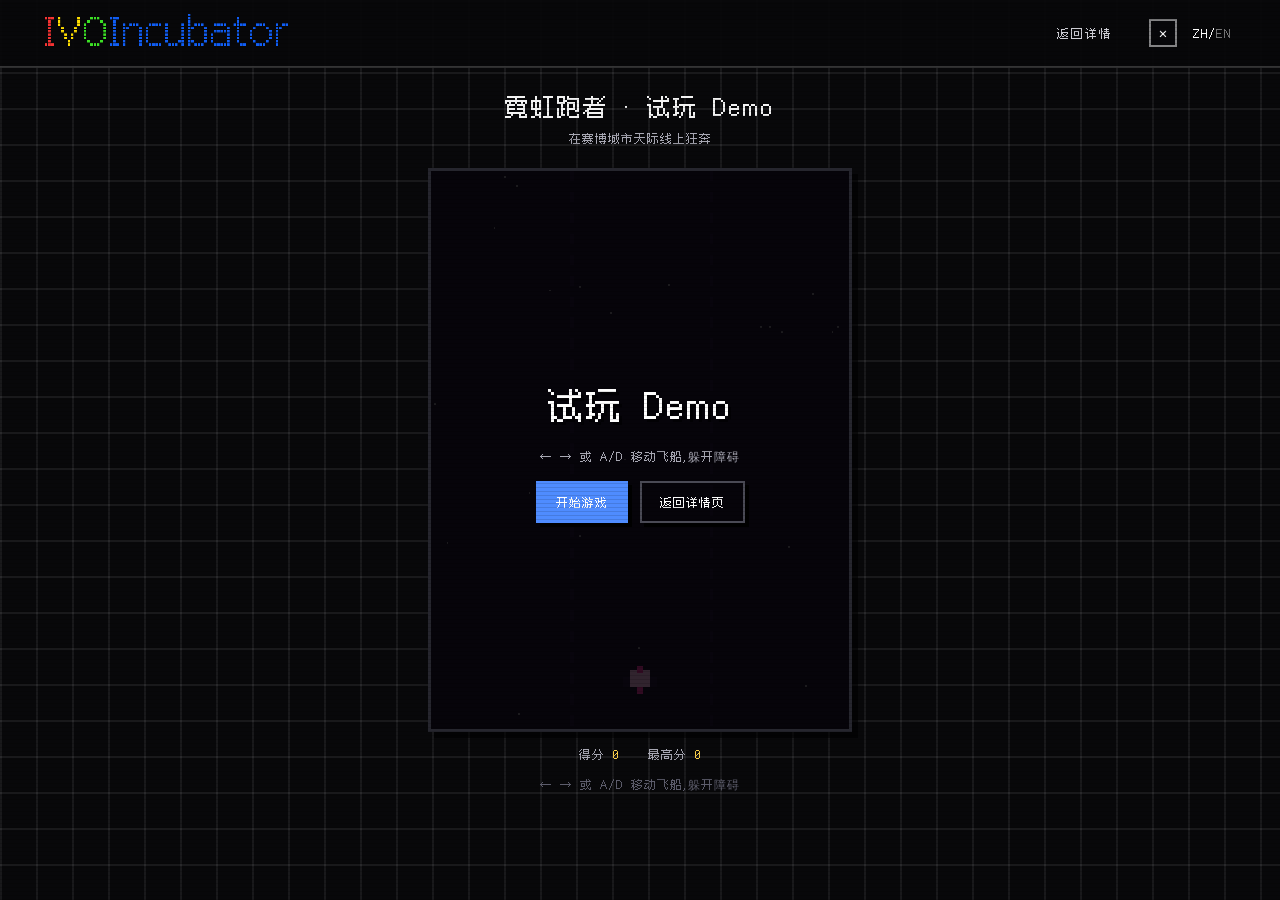
<file: play.html>
<!DOCTYPE html>
<html lang="zh-CN" data-lang="zh">
<head>
<meta charset="UTF-8">
<meta name="viewport" content="width=device-width, initial-scale=1.0">
<title>试玩 Demo - IVOIncubator</title>
<meta name="description" content="IVOIncubator 像素小游戏试玩 Demo。">
<meta name="robots" content="noindex">
<link rel="icon" type="image/png" href="assets/emoji.png">
<link rel="manifest" href="manifest.json">
<meta name="theme-color" content="#08080a">
<link rel="preload" as="font" type="font/woff2" href="assets/FusionPixel12-subset.woff2" crossorigin>
<link rel="stylesheet" href="common.css">
<link rel="stylesheet" href="play.css">
</head>
<body>

<!-- ===== 顶栏 ===== -->
<header class="topbar">
  <div class="shell topbar-in">
    <a class="logo-link" href="index.html">
      <img src="assets/logo.png" alt="IVOIncubator">
    </a>
    <nav class="topnav">
      <a href="index.html" id="backLink" data-i18n="navBack">返回详情</a>
    </nav>
    <div class="topbar-tools">
      <a class="play-exit" id="exitLink" href="game.html" aria-label="退出试玩">✕</a>
      <button class="lang-btn" id="langBtn" type="button" aria-label="Switch language">
        <span class="lang-zh">ZH</span><span class="lang-sep">/</span><span class="lang-en">EN</span>
      </button>
    </div>
  </div>
</header>

<main class="shell play-page">

  <!-- ===== 标题 ===== -->
  <section class="play-head">
    <h1 id="playTitle"></h1>
    <p class="play-sub" id="playSub"></p>
  </section>

  <!-- ===== 游戏区 ===== -->
  <section class="play-stage" id="stage">
    <canvas id="gameCanvas" width="240" height="320"></canvas>
    <div class="play-overlay show" id="overlay">
      <h2 id="ovTitle"></h2>
      <p id="ovText"></p>
      <div class="play-btns">
        <button class="btn btn-blue" id="ovAction" type="button"></button>
        <a class="btn btn-ghost" id="ovBack" href="game.html" data-i18n="backBtn"></a>
      </div>
    </div>
  </section>
  <div class="play-hud">
    <span><span data-i18n="scoreLabel">得分</span><b id="scoreVal">0</b></span>
    <span><span data-i18n="bestLabel">最高分</span><b id="bestVal">0</b></span>
  </div>
  <p class="play-hint" id="playHint"></p>

</main>

<script src="data.js"></script>
<script src="analytics.js"></script>
<script src="play.js"></script>
<script>
if ("serviceWorker" in navigator) {
  addEventListener("load", () => navigator.serviceWorker.register("sw.js"));
  let hadController = !!navigator.serviceWorker.controller;
  navigator.serviceWorker.addEventListener("controllerchange", () => {
    if (!hadController) { hadController = true; return; }
    const el = document.createElement("div");
    el.className = "toast show";
    el.textContent = document.documentElement.dataset.lang === "en" ? "✨ Updated to the latest version" : "✨ 已更新到最新版本";
    document.body.appendChild(el);
    setTimeout(() => el.remove(), 2400);
  });
}
</script>
</body>
</html>
</file>
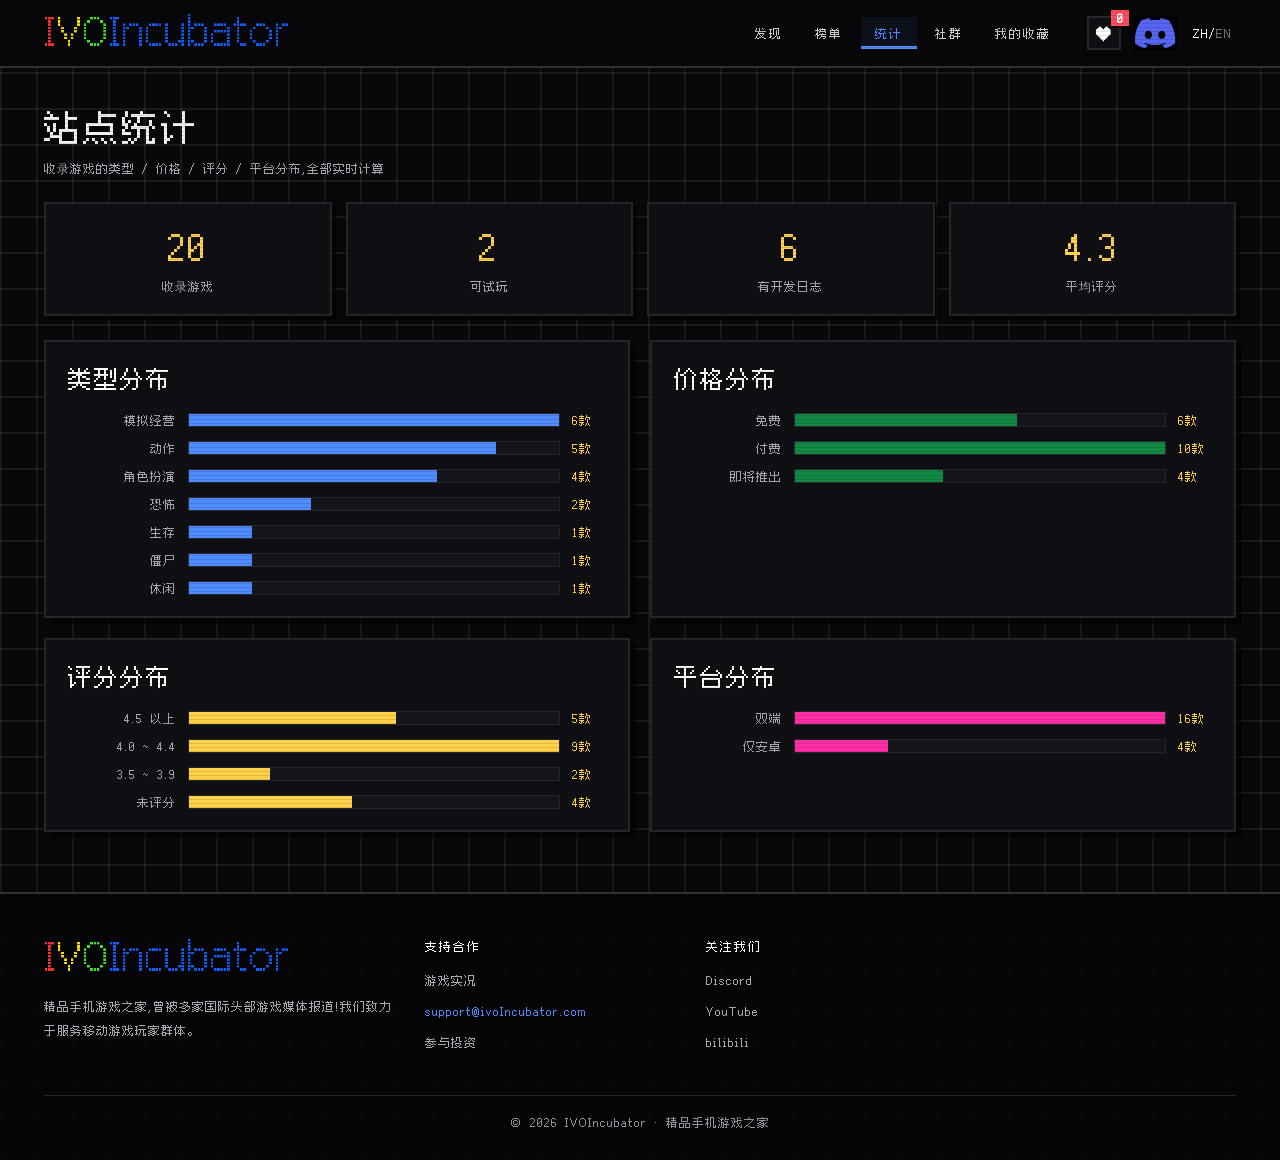
<file: stats.html>
<!DOCTYPE html>
<html lang="zh-CN" data-lang="zh">
<head>
<meta charset="UTF-8">
<meta name="viewport" content="width=device-width, initial-scale=1.0">
<title>站点统计 - IVOIncubator</title>
<meta name="description" content="IVOIncubator 收录数据一览:类型分布、价格分布、评分分布与平台分布,全部由游戏库实时计算。">
<link rel="canonical" href="https://anliways.github.io/ivo/stats.html">
<meta property="og:type" content="website">
<meta property="og:site_name" content="IVOIncubator">
<meta property="og:title" content="站点统计 - IVOIncubator">
<meta property="og:description" content="类型、价格、评分、平台分布,全部由游戏库实时计算。">
<meta property="og:image" content="https://anliways.github.io/ivo/assets/og-image.png">
<meta property="og:url" content="https://anliways.github.io/ivo/stats.html">
<meta name="twitter:card" content="summary_large_image">
<meta name="twitter:title" content="站点统计 - IVOIncubator">
<meta name="twitter:description" content="类型、价格、评分、平台分布,全部由游戏库实时计算。">
<meta name="twitter:image" content="https://anliways.github.io/ivo/assets/og-image.png">
<link rel="icon" type="image/png" href="assets/emoji.png">
<link rel="manifest" href="manifest.json">
<meta name="theme-color" content="#08080a">
<link rel="apple-touch-icon" href="assets/icons/icon-192.png">
<link rel="preload" as="font" type="font/woff2" href="assets/FusionPixel12-subset.woff2" crossorigin>
<link rel="stylesheet" href="common.css">
<link rel="stylesheet" href="stats.css">
</head>
<body>

<!-- ===== 顶栏 ===== -->
<header class="topbar">
  <div class="shell topbar-in">
    <a class="logo-link" href="index.html">
      <img src="assets/logo.png" alt="IVOIncubator">
    </a>
    <nav class="topnav">
      <a href="index.html" data-i18n="navDiscover">发现</a>
      <a href="charts.html" data-i18n="navCharts">榜单</a>
      <a href="stats.html" class="active" data-i18n="navStats">统计</a>
      <a href="index.html#community" data-i18n="navCommunity">社群</a>
      <a href="favorites.html" data-i18n="navFavs">我的收藏</a>
    </nav>
    <div class="topbar-tools">
      <a class="fav-link" href="favorites.html" aria-label="我的收藏" data-i18n-aria="navFavs">♥<b class="fav-badge" data-fav-badge>0</b></a>
      <a class="discord-top" href="#" data-link="discord" target="_blank" rel="noopener" aria-label="Discord">
        <img src="assets/discord.png" alt="Discord">
      </a>
      <button class="lang-btn" id="langBtn" type="button" aria-label="Switch language">
        <span class="lang-zh">ZH</span><span class="lang-sep">/</span><span class="lang-en">EN</span>
      </button>
    </div>
  </div>
</header>

<main class="shell stats-page">

  <section class="stats-head">
    <h1 data-i18n="statTitle">站点统计</h1>
    <p class="stats-sub" data-i18n="statSub">收录游戏的类型 / 价格 / 评分 / 平台分布,全部实时计算</p>
  </section>

  <section class="stats-total" id="statsTotal" aria-label="收录概览"></section>

  <div class="stats-grid" id="statsGrid"></div>

</main>

<!-- ===== 页脚 ===== -->
<footer class="footer">
  <div class="shell">
    <div class="footer-grid">
      <div class="footer-brand">
        <img src="assets/logo.png" alt="IVOIncubator">
        <p data-i18n="footAbout">精品手机游戏之家,曾被多家国际头部游戏媒体报道!我们致力于服务移动游戏玩家群体。</p>
      </div>
      <div>
        <h4 data-i18n="footSupport">支持合作</h4>
        <ul>
          <li><a href="#" data-link="live" target="_blank" rel="noopener" data-i18n="footLive">游戏实况</a></li>
          <li><a href="mailto:support@ivoIncubator.com" class="footer-mail">support@ivoIncubator.com</a></li>
          <li><a href="#" data-i18n="footInvest">参与投资</a></li>
        </ul>
      </div>
      <div>
        <h4 data-i18n="footFollow">关注我们</h4>
        <ul>
          <li><a href="#" data-link="discord" target="_blank" rel="noopener">Discord</a></li>
          <li><a href="#" data-link="youtube" target="_blank" rel="noopener">YouTube</a></li>
          <li><a href="#" data-link="bilibili" target="_blank" rel="noopener">bilibili</a></li>
        </ul>
      </div>
    </div>
    <p class="footer-bottom">© 2026 IVOIncubator · <span data-i18n="footRights">精品手机游戏之家</span></p>
  </div>
</footer>

<button class="back-top" id="backTop" type="button" aria-label="Back to top" data-i18n-aria="backTop">▲</button>

<script src="data.js"></script>
<script src="cursor.js"></script>
<script src="analytics.js"></script>
<script src="stats.js"></script>
<script>
if ("serviceWorker" in navigator) {
  addEventListener("load", () => navigator.serviceWorker.register("sw.js"));
  let hadController = !!navigator.serviceWorker.controller;
  navigator.serviceWorker.addEventListener("controllerchange", () => {
    if (!hadController) { hadController = true; return; }
    const el = document.createElement("div");
    el.className = "toast show";
    el.textContent = document.documentElement.dataset.lang === "en" ? "✨ Updated to the latest version" : "✨ 已更新到最新版本";
    document.body.appendChild(el);
    setTimeout(() => el.remove(), 2400);
  });
}
</script>
</body>
</html>
</file>
<file: common.css>
/* =====================================================
 * IVOIncubator · 公共样式(两页共用)
 * ===================================================== */

/* ---- 像素字体(子集版,全站仅 34KB;新增大量文案后需重新子集化) ---- */
@font-face {
  font-family: "FusionPixel";
  src: url("assets/FusionPixel12-subset.woff2") format("woff2");
  font-weight: 400;
  font-display: swap;
}
@font-face {
  font-family: "FusionPixel";
  src: url("assets/FusionPixel12-latin-subset.woff2") format("woff2");
  font-weight: 400;
  font-display: swap;
  unicode-range: U+0000-00FF, U+2000-206F;
}

/* ---- 基础 ---- */
:root {
  --bg: #08080a;
  --line: rgba(255, 255, 255, 0.07);
  --grid-size: 36px;
  --panel: #101014;
  --panel-2: #16161c;
  --border: #26262e;
  --border-hover: #4f8cff;
  --brand: #4f8cff;
  --brand-deep: #2f5fe0;
  --green: #37d67a;
  --red: #ff4d5e;
  --pink: #ff2ea6;
  --text: #f2f2f2;
  --text-dim: #aaaab6;
}
* { margin: 0; padding: 0; box-sizing: border-box; }

/* hidden 属性优先于任何 display 规则(如 .btn 的 display:inline-block) */
[hidden] { display: none !important; }

html { scroll-behavior: smooth; }

body {
  background: var(--bg);
  background-image:
    linear-gradient(var(--line) 2px, transparent 2px),
    linear-gradient(90deg, var(--line) 2px, transparent 2px);
  background-size: var(--grid-size) var(--grid-size);
  color: var(--text);
  font-family: "FusionPixel", "Zpix", "SimHei", monospace;
  -webkit-font-smoothing: none;
  font-smooth: never;
  min-height: 100vh;
  display: flex;
  flex-direction: column;
}

a { color: inherit; text-decoration: none; }
img, canvas, svg { display: block; image-rendering: pixelated; }
button { font-family: inherit; }
::placeholder { color: #84849a; }

/* ---- 全局像素化:选中 / 滚动条 / 光标 / CRT 扫描线 ---- */
::selection { background: var(--brand); color: #000; }

::-webkit-scrollbar { width: 12px; height: 12px; }
::-webkit-scrollbar-track { background: #0b0b0e; }
::-webkit-scrollbar-thumb { background: #2c2c36; border: 2px solid #0b0b0e; }
::-webkit-scrollbar-thumb:hover { background: var(--brand-deep); }
* { scrollbar-color: #2c2c36 #0b0b0e; }

/* ---- 全局像素光标(cursor.js 运行时生成 PNG 注入变量) ---- */
* { cursor: var(--cursor-arrow, auto); }
a, button, .chip, .fav-btn, select, label[for], summary {
  cursor: var(--cursor-point, pointer);
}
input, textarea { cursor: text; }

/* CRT 扫描线覆层 */
body::after {
  content: "";
  position: fixed;
  inset: 0;
  z-index: 999;
  pointer-events: none;
  background: repeating-linear-gradient(
    0deg,
    rgba(0, 0, 0, 0.12) 0 1px,
    transparent 1px 4px
  );
}

.shell {
  width: 100%;
  max-width: 1240px;
  margin: 0 auto;
  padding: 0 24px;
}

/* ============ 顶栏 ============ */
.topbar {
  background: rgba(8, 8, 10, 0.96);
  border-bottom: 2px solid rgba(255, 255, 255, 0.18);
  position: sticky;
  top: 0;
  z-index: 50;
}
.topbar-in {
  display: flex;
  align-items: center;
  gap: 22px;
  height: 66px;
}
.logo-link { flex: none; display: block; }
.logo-link img { width: 248px; image-rendering: pixelated; } /* 991/4,整数倍缩放最锐利 */

.search-box {
  flex: 1;
  min-width: 0;
  max-width: 380px;
  display: flex;
  border: 2px solid var(--border);
  background: #0c0c10;
}
.search-box input {
  flex: 1;
  min-width: 0;
  background: none;
  border: none;
  outline: none;
  color: var(--text);
  font-family: inherit;
  font-size: 12px;
  padding: 8px 12px;
  letter-spacing: 1px;
}
.search-box .search-go {
  border: none;
  border-left: 2px solid var(--border);
  background: var(--panel-2);
  color: var(--text-dim);
  font-family: inherit;
  font-size: 12px;
  padding: 0 14px;
  cursor: pointer;
}
.search-box:focus-within { border-color: var(--brand); }
.search-box:focus-within .search-go { color: var(--brand); }

.topnav {
  display: flex;
  gap: 4px;
  margin-left: auto;
}
.topnav a {
  font-size: 12px;
  letter-spacing: 2px;
  color: #cfcfd6;
  padding: 8px 14px;
  white-space: nowrap;
}
.topnav a:hover, .topnav a.active { color: var(--brand); }
.topnav a.active {
  background: rgba(79, 140, 255, 0.08);
  box-shadow: inset 0 -3px 0 var(--brand);
}

.topbar-tools {
  display: flex;
  align-items: center;
  gap: 12px;
  flex: none;
}
.discord-top img { width: 44px; image-rendering: pixelated; } /* 88/2 */
.discord-top:hover { filter: brightness(1.3); }

/* 顶栏收藏入口(三页共用,带计数角标) */
.fav-link {
  position: relative;
  flex: none;
  display: flex;
  align-items: center;
  justify-content: center;
  width: 34px;
  height: 34px;
  font-size: 16px;
  color: #fff;
  border: 2px solid var(--border);
  background: var(--panel);
}
.fav-link:hover { border-color: var(--red); color: var(--red); }
.fav-link.active { border-color: var(--red); color: var(--red); }
.fav-badge {
  position: absolute;
  top: -8px;
  right: -10px;
  min-width: 18px;
  padding: 1px 4px;
  font-size: 12px;
  font-style: normal;
  line-height: 1.2;
  text-align: center;
  color: #fff;
  background: var(--red);
  box-shadow: 2px 2px 0 rgba(0, 0, 0, 0.75);
}

.lang-btn {
  background: none;
  border: none;
  cursor: pointer;
  font-size: 12px;
  color: #fff;
  letter-spacing: 1px;
  padding: 6px 4px;
}
.lang-btn:hover { color: var(--brand); }
.lang-btn:focus-visible { outline: 2px solid var(--brand); outline-offset: 2px; }
.lang-btn .lang-en { opacity: 0.45; }
html[data-lang="en"] .lang-btn .lang-zh { opacity: 0.45; }
html[data-lang="en"] .lang-btn .lang-en { opacity: 1; }

/* ============ 页脚 ============ */
.footer {
  margin-top: auto;
  border-top: 2px solid rgba(255, 255, 255, 0.18);
  background: rgba(5, 5, 6, 0.9);
  padding: 44px 0 30px;
}
.footer-grid {
  display: grid;
  grid-template-columns: 1.4fr 1fr 1fr 1fr;
  gap: 32px;
}
.footer-grid > div { min-width: 0; }
.footer-brand img { width: 248px; max-width: 100%; image-rendering: pixelated; margin-bottom: 16px; }
.footer-brand p {
  font-size: 12px;
  line-height: 2;
  color: var(--text-dim);
  letter-spacing: 1px;
}
.footer h4 {
  font-size: 12px;
  font-weight: 400;
  color: #fff;
  margin-bottom: 14px;
  letter-spacing: 2px;
}
.footer ul { list-style: none; }
.footer li { margin-bottom: 10px; }
.footer li a {
  font-size: 12px;
  color: var(--text-dim);
  letter-spacing: 1px;
}
.footer li a:hover { color: var(--brand); }
.footer-mail { color: var(--brand) !important; }
.footer-bottom {
  margin-top: 34px;
  padding-top: 18px;
  border-top: 1px solid var(--border);
  font-size: 12px;
  color: #93939f;
  text-align: center;
  letter-spacing: 1px;
}

/* ============ 通用按钮 / 标签(8-bit 硬阴影) ============ */
.btn {
  display: inline-block;
  font-size: 12px;
  letter-spacing: 1px;
  padding: 10px 18px;
  border: 2px solid #fff;
  cursor: pointer;
  white-space: nowrap;
  box-shadow: 4px 4px 0 #000;
  transition: transform 0.12s steps(2, end), box-shadow 0.12s steps(2, end),
              filter 0.12s steps(2, end);
}
.btn:hover { filter: brightness(1.12); transform: translate(-1px, -1px); box-shadow: 5px 5px 0 #000; }
.btn:active { transform: translate(3px, 3px); box-shadow: 1px 1px 0 #000; }
.btn:focus-visible { outline: 2px solid var(--brand); outline-offset: 2px; }
.btn-green { background: var(--green); color: #05270f; }
.btn-pink  { background: var(--pink); color: #fff; }
.btn-blue  { background: var(--brand); color: #fff; border-color: var(--brand); }
.btn-ghost { background: transparent; color: #fff; border-color: #4a4a55; }
.btn-ghost:hover { border-color: var(--brand); color: var(--brand); }

.chip {
  display: inline-block;
  font-size: 12px;
  letter-spacing: 1px;
  padding: 4px 10px;
  border: 1px solid var(--border);
  background: var(--panel);
  color: var(--text-dim);
  cursor: pointer;
  white-space: nowrap;
  box-shadow: 2px 2px 0 #000;
  transition: transform 0.1s steps(2, end), box-shadow 0.1s steps(2, end),
              color 0.1s steps(2, end), border-color 0.1s steps(2, end);
}
.chip:hover { color: var(--text); border-color: #4a4a55; transform: translate(1px, 1px); box-shadow: 1px 1px 0 #000; }
.chip.active {
  background: var(--brand-deep);
  border-color: var(--brand);
  color: #fff;
}

/* 价格/状态角标 */
.pill {
  font-size: 12px;
  letter-spacing: 1px;
  padding: 3px 8px;
  color: #fff;
  white-space: nowrap;
  box-shadow: 2px 2px 0 rgba(0, 0, 0, 0.75);
}
.pill-free { background: #128a45; }
.pill-paid { background: var(--brand-deep); }
.pill-soon { background: #3a3a44; color: #c8c8d2; }

/* 平台小标签 */
.plat {
  font-size: 12px;
  letter-spacing: 0;
  padding: 2px 6px;
  border: 1px solid var(--border);
  color: var(--text-dim);
}

/* 空状态 */
.empty-tip {
  padding: 60px 0;
  text-align: center;
  color: var(--text-dim);
  font-size: 12px;
  letter-spacing: 1px;
}

/* ============ 窄屏 ============ */
@media (max-width: 960px) {
  .topnav { display: none; }
  .logo-link img { width: 124px; }
}
@media (max-width: 640px) {
  .shell { padding: 0 14px; }
  .topbar-in { gap: 8px; height: 58px; }
  .logo-link img { width: 124px; }
  .search-box { max-width: none; }
  .search-box .search-go { padding: 0 10px; }
  .lang-btn { font-size: 12px; padding: 4px 2px; }
  .discord-top { display: none; }
  .footer-grid { grid-template-columns: 1fr; gap: 24px; }
  .footer-mail { overflow-wrap: anywhere; }
}

/* ============ 收藏按钮(卡片右上角) ============ */
.fav-btn {
  position: absolute;
  top: 8px;
  right: 8px;
  width: 28px;
  height: 28px;
  display: flex;
  align-items: center;
  justify-content: center;
  background: rgba(8, 8, 10, 0.8);
  border: 2px solid rgba(255, 255, 255, 0.5);
  color: #fff;
  font-size: 14px;
  line-height: 1;
  padding: 0;
  z-index: 3;
}
.fav-btn:hover { border-color: var(--red); color: var(--red); }
.fav-btn.on {
  border-color: var(--red);
  color: var(--red);
  background: rgba(8, 8, 10, 0.9);
}

/* NEW 角标(封面右上) */
.pill-new {
  position: absolute;
  top: 8px;
  left: 8px;
  background: var(--brand);
  color: #fff;
  font-size: 12px;
  letter-spacing: 1px;
  padding: 2px 8px;
  box-shadow: 2px 2px 0 rgba(0, 0, 0, 0.75);
}

/* 评分 */
.rating {
  font-size: 12px;
  letter-spacing: 0;
  color: #ffd24a;
  white-space: nowrap;
}
.rating .num { color: #fff; }

/* ============ 像素 toast ============ */
.toast {
  position: fixed;
  left: 50%;
  bottom: 34px;
  transform: translateX(-50%);
  background: var(--panel-2);
  border: 2px solid var(--brand);
  box-shadow: 4px 4px 0 #000;
  color: #fff;
  font-size: 12px;
  letter-spacing: 1px;
  padding: 10px 18px;
  z-index: 1000;
  opacity: 0;
  pointer-events: none;
}
.toast.show { opacity: 1; }
.toast span { color: var(--brand); }

/* ============ 返回顶部 ============ */
.back-top {
  position: fixed;
  right: 22px;
  bottom: 22px;
  width: 46px;
  height: 46px;
  background: var(--panel-2);
  border: 2px solid #fff;
  color: #fff;
  font-size: 16px;
  line-height: 1;
  z-index: 90;
  box-shadow: 4px 4px 0 #000;
  opacity: 0;
  pointer-events: none;
  transition: opacity 0.2s steps(3, end);
}
.back-top.show { opacity: 1; pointer-events: auto; }
.back-top:hover { background: var(--brand-deep); border-color: var(--brand); }
@media (max-width: 640px) {
  .back-top { right: 14px; bottom: 14px; width: 40px; height: 40px; }
}

/* ============ 轮播暂停按钮 ============ */
.car-pause {
  position: absolute;
  top: 14px;
  right: 76px;
  width: 26px;
  height: 26px;
  background: rgba(8, 8, 10, 0.7);
  border: 2px solid rgba(255, 255, 255, 0.5);
  color: #fff;
  font-size: 10px;
  line-height: 1;
  padding: 0;
  z-index: 6;
}
.car-pause:hover { border-color: var(--brand); color: var(--brand); }

/* ============ 加载更多 ============ */
.load-more-wrap { text-align: center; margin-top: 22px; }

/* ============ 上线通知订阅条(详情页) ============ */
.notify {
  margin-top: 26px;
  border: 2px solid var(--brand);
  background: rgba(79, 140, 255, 0.08);
  padding: 18px 20px;
  box-shadow: 4px 4px 0 rgba(0, 0, 0, 0.6);
}
.notify h4 {
  font-size: 12px;
  font-weight: 400;
  letter-spacing: 2px;
  color: #fff;
  margin-bottom: 12px;
}
.notify-form { display: flex; gap: 10px; flex-wrap: wrap; }
.notify-form input {
  flex: 1;
  min-width: 200px;
  background: #0c0c10;
  border: 2px solid var(--border);
  color: var(--text);
  font-family: inherit;
  font-size: 12px;
  letter-spacing: 1px;
  padding: 9px 12px;
  outline: none;
}
.notify-form input:focus { border-color: var(--brand); }
.notify-done { font-size: 12px; color: var(--green); letter-spacing: 1px; line-height: 2; }

/* ============ 减少动态效果偏好 ============ */
@media (prefers-reduced-motion: reduce) {
  * { transition-duration: 0.01ms !important; animation: none !important; }
  html { scroll-behavior: auto; }
}
</file>
<file: home.css>
/* =====================================================
 * IVOIncubator · 首页样式
 * ===================================================== */

.home { padding-bottom: 30px; }

/* ============ 公告条 ============ */
.announce {
  background: rgba(79, 140, 255, 0.12);
  border-bottom: 2px solid var(--border);
}
.announce-in {
  display: flex;
  align-items: center;
  gap: 12px;
  padding-top: 9px;
  padding-bottom: 9px;
}
.announce-dot {
  color: var(--brand);
  font-size: 12px;
  animation: ann-blink 1.2s steps(2, end) infinite;
}
@keyframes ann-blink {
  50% { opacity: 0.25; }
}
.announce-text {
  flex: 1;
  min-width: 0;
  font-size: 12px;
  letter-spacing: 1px;
  color: #cfcfd6;
  overflow: hidden;
  text-overflow: ellipsis;
  white-space: nowrap;
}
.announce-cta {
  flex: none;
  font-size: 12px;
  letter-spacing: 1px;
  color: var(--brand);
  border: 2px solid var(--brand);
  padding: 3px 10px;
  white-space: nowrap;
}
.announce-cta:hover { background: var(--brand); color: #fff; }
.announce-x {
  flex: none;
  width: 24px;
  height: 24px;
  font-size: 12px;
  line-height: 1;
  color: var(--text-dim);
  background: transparent;
  border: 2px solid transparent;
}
.announce-x:hover { color: #fff; border-color: var(--border); }
@media (max-width: 640px) {
  .announce-text { white-space: normal; }
}

/* ============ 轮播 ============ */
.carousel {
  position: relative;
  margin-top: 22px;
  border: 2px solid var(--border);
  background: var(--panel);
  overflow: hidden;
  box-shadow: 6px 6px 0 rgba(0, 0, 0, 0.6);
}
.slides { position: relative; height: 420px; }
.slide {
  position: absolute;
  inset: 0;
  opacity: 0;
  transition: opacity 0.6s;
  pointer-events: none;
}
.slide.active { opacity: 1; pointer-events: auto; }
.slide .slide-bg {
  position: absolute;
  inset: 0;
  width: 100%;
  height: 100%;
  object-fit: cover;
  image-rendering: pixelated;
}
.slide .slide-shade {
  position: absolute;
  inset: 0;
  background: linear-gradient(180deg, rgba(0,0,0,0.05) 30%, rgba(0,0,0,0.78) 82%);
}
.slide-info {
  position: absolute;
  left: 30px;
  right: 30px;
  bottom: 26px;
}
.slide-tags { display: flex; gap: 8px; margin-bottom: 12px; flex-wrap: wrap; }
.slide-tags .tagmini {
  font-size: 12px;
  letter-spacing: 1px;
  padding: 3px 8px;
  background: rgba(8,8,10,0.75);
  border: 1px solid rgba(255,255,255,0.35);
  color: #fff;
}.slide-info h2 {
  font-size: clamp(24px, 3vw, 36px);
  font-weight: 400;
  letter-spacing: 2px;
  text-shadow: 3px 3px 0 rgba(0,0,0,0.6);
}
.slide-info p {
  margin: 8px 0 16px;
  font-size: 24px;
  color: #d8d8de;
  letter-spacing: 1px;
  text-shadow: 2px 2px 0 rgba(0,0,0,0.6);
}

.car-btn {
  position: absolute;
  top: 40%;
  transform: translateY(-50%);
  width: 44px;
  height: 44px;
  background: rgba(8,8,10,0.6);
  border: 2px solid rgba(255,255,255,0.4);
  color: #fff;
  font-size: 24px;
  cursor: pointer;
  z-index: 5;
  line-height: 1;
  box-shadow: 3px 3px 0 rgba(0,0,0,0.6);
}
.car-btn:hover { background: var(--brand-deep); border-color: var(--brand); }
.car-prev { left: 14px; }
.car-next { right: 14px; }
.car-dots {
  position: absolute;
  right: 18px;
  top: 14px;
  display: flex;
  gap: 8px;
  z-index: 5;
}
.car-dots button {
  width: 12px;
  height: 12px;
  border: 2px solid #fff;
  background: transparent;
  cursor: pointer;
  padding: 0;
}
.car-dots button.active { background: var(--brand); border-color: var(--brand); }

/* ============ 分类行 ============ */
.genre-row {
  display: flex;
  gap: 10px;
  margin: 22px 0 26px;
  overflow-x: auto;
  padding-bottom: 6px;
  scrollbar-width: thin;
}
.genre-row .chip { font-size: 12px; padding: 6px 14px; }

/* ============ 主区两栏 ============ */
.home-main {
  display: grid;
  grid-template-columns: 1fr 300px;
  gap: 26px;
  align-items: start;
}
@media (max-width: 1024px) {
  .home-main { grid-template-columns: 1fr; }
}

/* ---- 标签页 ---- */
.tab-bar {
  display: flex;
  gap: 4px;
  border-bottom: 2px solid var(--border);
  overflow-x: auto;
}
.tab-bar button {
  background: none;
  border: none;
  color: var(--text-dim);
  font-size: 24px;
  letter-spacing: 2px;
  padding: 12px 18px 10px;
  cursor: pointer;
  white-space: nowrap;
}
.tab-bar button:hover { color: var(--text); }
.tab-bar button.active {
  color: var(--brand);
  box-shadow: inset 0 -4px 0 var(--brand);
}
@media (max-width: 640px) {
  .tab-bar button { font-size: 12px; padding: 10px 12px 8px; }
}

/* ---- 游戏卡片网格 ---- */
.game-grid {
  margin-top: 20px;
  display: grid;
  grid-template-columns: repeat(4, 1fr);
  gap: 16px;
}
@media (max-width: 1180px) { .game-grid { grid-template-columns: repeat(3, 1fr); } }
@media (max-width: 720px)  { .game-grid { grid-template-columns: repeat(2, 1fr); } }

.game-card {
  background: var(--panel);
  border: 2px solid var(--border);
  box-shadow: 5px 5px 0 rgba(0, 0, 0, 0.55);
  transition: transform 0.15s steps(3, end), border-color 0.15s steps(3, end),
              box-shadow 0.15s steps(3, end);
  display: flex;
  flex-direction: column;
}
.game-card:hover {
  transform: translate(-2px, -2px);
  border-color: var(--border-hover);
  box-shadow: 8px 8px 0 rgba(0, 0, 0, 0.65);
}
.game-card .cover {
  position: relative;
  aspect-ratio: 3 / 2;
  overflow: hidden;
  border-bottom: 2px solid var(--border);
}
.game-card .cover canvas {
  width: 100%;
  height: 100%;
  image-rendering: pixelated;
}
.game-card .cover .pill { position: absolute; left: 8px; bottom: 8px; }
/* 可试玩角标(封面右下) */
.game-card .cover .pill-demo {
  position: absolute;
  left: auto;
  right: 8px;
  bottom: 8px;
  background: var(--brand);
}
.game-card .card-body { padding: 10px 12px 12px; display: flex; flex-direction: column; gap: 6px; flex: 1; }
.game-card .card-title {
  font-size: 24px;
  letter-spacing: 0;
  line-height: 1.25;
  color: #fff;
}
.game-card:hover .card-title { color: var(--brand); }
.game-card .card-tagline {
  font-size: 12px;
  color: var(--text-dim);
  letter-spacing: 0;
  line-height: 1.6;
  display: -webkit-box;
  -webkit-line-clamp: 2;
  -webkit-box-orient: vertical;
  overflow: hidden;
  flex: 1;
}
.game-card .card-meta { display: flex; gap: 6px; flex-wrap: wrap; }

/* ============ 侧栏 ============ */
/* 侧栏节奏整体收紧:面板总高尽量贴近 2 行卡片网格,避免主列下方出现大段空白 */
.side-col { display: flex; flex-direction: column; gap: 14px; }
.panel {
  background: var(--panel);
  border: 2px solid var(--border);
  padding: 14px;
  box-shadow: 5px 5px 0 rgba(0, 0, 0, 0.55);
}
.panel h3 {
  font-size: 12px;
  font-weight: 400;
  letter-spacing: 2px;
  color: #fff;
  margin-bottom: 10px;
}
.filter-group { display: flex; flex-wrap: wrap; gap: 8px; }
.tag-cloud { display: flex; flex-wrap: wrap; gap: 8px; }
.panel-notice {
  border-color: var(--pink);
  background: linear-gradient(180deg, rgba(255,46,166,0.12), rgba(255,46,166,0.04));
}
.panel-notice p {
  font-size: 12px;
  line-height: 1.9;
  color: var(--text-dim);
  letter-spacing: 1px;
  margin-bottom: 12px;
}
.btn-block { display: block; text-align: center; width: 100%; }

/* 收藏面板 */
.fav-count {
  font-size: 24px;
  color: var(--red);
  letter-spacing: 2px;
  margin-bottom: 12px;
}
#favOnlyBtn { display: block; width: 100%; text-align: center; }
.fav-hint {
  margin-top: 8px;
  font-size: 12px;
  color: var(--text-dim);
  line-height: 1.9;
  letter-spacing: 1px;
}

/* ============ 最新上架 ============ */
.fresh-sec { margin-top: 26px; }
.sec-head { display: flex; align-items: center; gap: 16px; margin-bottom: 16px; }
.sec-head h2 {
  font-size: 24px;
  font-weight: 400;
  letter-spacing: 3px;
  white-space: nowrap;
}
.sec-line { flex: 1; height: 2px; background: var(--border); }

.fresh-row {
  display: grid;
  grid-auto-flow: column;
  grid-auto-columns: 220px;
  gap: 14px;
  overflow-x: auto;
  padding-bottom: 10px;
  scrollbar-width: thin;
}
.fresh-row .game-card { grid-auto-columns: auto; }

/* ============ 社群横幅 ============ */
.community {
  margin-top: 34px;
  border: 2px solid var(--pink);
  background:
    linear-gradient(90deg, rgba(255,46,166,0.16), rgba(79,140,255,0.10)),
    var(--panel);
  box-shadow: 6px 6px 0 rgba(0, 0, 0, 0.6);
}
.community-in {
  display: flex;
  align-items: center;
  justify-content: space-between;
  gap: 20px;
  padding: 26px 30px;
  flex-wrap: wrap;
}
.community-in h2 {
  font-size: clamp(24px, 2.6vw, 36px);
  font-weight: 400;
  letter-spacing: 2px;
}
.community-in p {
  margin-top: 8px;
  font-size: 12px;
  color: var(--text-dim);
  letter-spacing: 1px;
}

/* ============ 轮播窄屏 ============ */
@media (max-width: 640px) {
  .slides { height: 300px; }
  .slide-info { left: 16px; right: 16px; bottom: 16px; }
  .car-btn { display: none; }
  .fresh-row { grid-auto-columns: 180px; }
}

/* ============ 大屏(≥1440):放宽容器,吃满宽屏而不失焦 ============ */
@media (min-width: 1440px) {
  .shell { max-width: 1440px; }
  .slides { height: 460px; }
  .fresh-row { grid-auto-columns: 240px; }
}
</file>
<file: charts.css>
/* =====================================================
 * IVOIncubator · 榜单页
 * 注意:对 .shell 的补充只用 padding-top/bottom 长属性,
 * 多值简写会清掉横向内边距(见 favorites.css 的教训)
 * ===================================================== */

.charts-page { padding-top: 34px; padding-bottom: 60px; }

.charts-head h1 {
  font-size: 36px;
  font-weight: 400;
  letter-spacing: 3px;
}
.charts-sub {
  margin-top: 10px;
  font-size: 12px;
  color: var(--text-dim);
  letter-spacing: 1px;
}

/* 榜单切换 chips */
.chart-tabs {
  margin-top: 20px;
  display: flex;
  gap: 8px;
  overflow-x: auto;
  padding-bottom: 4px;
  scrollbar-width: thin;
}
.chart-tabs .chip { flex: none; }

/* 排行行 */
.chart-list {
  margin-top: 22px;
  display: flex;
  flex-direction: column;
  gap: 12px;
}
.chart-row {
  display: flex;
  align-items: center;
  gap: 14px;
  background: var(--panel);
  border: 2px solid var(--border);
  padding: 10px 16px 10px 10px;
  box-shadow: 4px 4px 0 rgba(0, 0, 0, 0.55);
  transition: transform 0.15s steps(3, end), border-color 0.15s steps(3, end),
              box-shadow 0.15s steps(3, end);
}
.chart-row:hover {
  transform: translate(-2px, -2px);
  border-color: var(--border-hover);
  box-shadow: 7px 7px 0 rgba(0, 0, 0, 0.65);
}

/* 名次:前三名金属色 */
.rank {
  flex: none;
  width: 44px;
  text-align: center;
  font-size: 24px;
  letter-spacing: 1px;
  color: var(--text-dim);
}
.rank-1 { color: #ffd24a; }
.rank-2 { color: #c8c8d4; }
.rank-3 { color: #d98c4f; }

.row-cover {
  flex: none;
  width: 128px;
  border: 2px solid var(--border);
}
.row-cover canvas { display: block; width: 100%; image-rendering: pixelated; }

.row-main {
  flex: 1;
  min-width: 0;
  display: flex;
  flex-direction: column;
  gap: 5px;
}
.row-title {
  font-size: 24px;
  color: #fff;
  display: flex;
  align-items: center;
  gap: 8px;
  min-width: 0;
}
.chart-row:hover .row-title { color: var(--brand); }
.row-new {
  flex: none;
  font-size: 12px;
  padding: 1px 6px;
  position: static;
}
.row-tagline {
  font-size: 12px;
  color: var(--text-dim);
  letter-spacing: 0;
  overflow: hidden;
  text-overflow: ellipsis;
  white-space: nowrap;
}
.row-meta { display: flex; align-items: center; gap: 8px; }
.chart-row > .pill { flex: none; margin-left: auto; }

@media (max-width: 640px) {
  .charts-page { padding-top: 22px; padding-bottom: 44px; }
  .charts-head h1 { font-size: 24px; }
  .rank { width: 28px; font-size: 12px; }
  .row-cover { width: 96px; }
  .row-title { font-size: 12px; }
  .row-tagline { display: none; }
  .chart-row { gap: 10px; padding: 8px 10px; }
}
</file>
<file: favorites.css>
/* =====================================================
 * IVOIncubator · 收藏夹页
 * ===================================================== */

/* 只覆盖纵向内边距;横向留给 .shell(避免简写把 14/24px 横向内边距清零) */
.favs-page { padding-top: 34px; padding-bottom: 60px; }

.favs-head {
  display: flex;
  align-items: center;
  gap: 16px;
  flex-wrap: wrap;
}
.favs-head h1 {
  font-size: 36px;
  font-weight: 400;
  letter-spacing: 3px;
}
.fav-total {
  font-size: 24px;
  color: var(--red);
  letter-spacing: 1px;
}
.btn-sm { padding: 6px 14px; margin-left: auto; }

.favs-hint {
  margin-top: 10px;
  font-size: 12px;
  color: var(--text-dim);
  letter-spacing: 1px;
}

/* 排序 chips */
.fav-sort {
  margin-top: 14px;
  display: flex;
  gap: 8px;
}

/* 收藏网格与首页一致;窄屏两列由 home.css 的 .game-grid 规则负责 */
.favs-page .game-grid { margin-top: 18px; }

/* 空状态 */
.favs-empty {
  margin-top: 30px;
  padding: 80px 20px;
  text-align: center;
  border: 2px dashed var(--border);
  background: rgba(16, 16, 20, 0.5);
}
.favs-empty-icon { font-size: 56px; }
.favs-empty h2 {
  margin-top: 18px;
  font-size: 24px;
  font-weight: 400;
  letter-spacing: 2px;
}
.favs-empty p {
  margin-top: 10px;
  font-size: 12px;
  color: var(--text-dim);
  letter-spacing: 1px;
}
.favs-empty .btn { margin-top: 24px; }

@media (max-width: 640px) {
  .favs-page { padding-top: 22px; padding-bottom: 44px; }
  .favs-head h1 { font-size: 24px; }
  .fav-total { font-size: 12px; }
  .favs-empty { padding: 56px 14px; }
}
</file>
<file: game.css>
/* =====================================================
 * IVOIncubator · 游戏详情页样式
 * ===================================================== */

.game-page { padding-bottom: 40px; }

/* ============ 顶部横幅 ============ */
.game-hero {
  position: relative;
  margin-top: 22px;
  height: 380px;
  border: 2px solid var(--border);
  background: var(--panel);
  overflow: hidden;
  box-shadow: 6px 6px 0 rgba(0, 0, 0, 0.6);
}
.hero-media, .hero-media canvas, .hero-media img {
  position: absolute;
  inset: 0;
  width: 100%;
  height: 100%;
  object-fit: cover;
  image-rendering: pixelated;
}
.hero-shade {
  position: absolute;
  inset: 0;
  background: linear-gradient(180deg, rgba(0,0,0,0.05) 40%, rgba(0,0,0,0.8) 88%);
}
.hero-title {
  position: absolute;
  left: 30px;
  bottom: 22px;
  font-size: clamp(24px, 4vw, 36px);
  font-weight: 400;
  letter-spacing: 2px;
  text-shadow: 3px 3px 0 rgba(0, 0, 0, 0.65);
}

/* ============ 信息区 ============ */
.info { padding: 34px 0 10px; }

.info-row {
  display: flex;
  align-items: center;
  gap: 24px;
  flex-wrap: wrap;
}
.info-icon {
  border: 2px solid #fff;
  padding: 10px;
  flex: none;
  box-shadow: 4px 4px 0 #000;
}
.info-icon img { width: 47px; image-rendering: pixelated; } /* 94/2,整数倍缩放 */
.info-text { font-size: 24px; line-height: 1.8; }
.info-actions {
  margin-left: auto;
  display: flex;
  gap: 14px;
  flex-wrap: wrap;
}
.btn-join { background: #fff; color: #1ec81e; }
.btn-live { background: var(--pink); color: #fff; }

/* ---- 特性标签 ---- */
.feature-tags {
  list-style: none;
  display: flex;
  flex-wrap: wrap;
  gap: 12px;
  margin-top: 30px;
}
.feature-tags li {
  font-size: 24px;
  padding: 6px 12px;
  letter-spacing: 1px;
  white-space: nowrap;
  box-shadow: 3px 3px 0 #000;
}
.tag-source { background: #fff; color: #000; }
.tag-cert   { background: #f5a300; color: #e01000; }
.tag-cn     { background: #0a5cd8; color: #fff; }
.tag-fan    { background: #fff; color: #0a8a0a; }
.tag-ghost  { border: 2px solid #fff; color: #fff; }

/* ---- 描述框 ---- */
.desc {
  margin-top: 26px;
  border: 3px solid #fff;
  padding: 30px 34px;
  font-size: 24px;
  line-height: 2;
  letter-spacing: 1px;
  box-shadow: 6px 6px 0 rgba(0, 0, 0, 0.6);
}

/* ---- 截图 ---- */
.shots {
  margin-top: 26px;
  display: grid;
  grid-template-columns: 1fr 1fr;
  gap: 14px;
}
.shots img, .shots canvas {
  width: 100%;
  aspect-ratio: 16 / 9;
  object-fit: cover;
  image-rendering: pixelated;
  border: 2px solid var(--border);
  box-shadow: 4px 4px 0 rgba(0, 0, 0, 0.6);
  cursor: zoom-in;
}

/* ---- 截图灯箱 ---- */
.lightbox {
  position: fixed;
  inset: 0;
  z-index: 200;
  display: none;
  align-items: center;
  justify-content: center;
  background: rgba(0, 0, 0, 0.88);
  padding: 40px;
  cursor: zoom-out;
}
.lightbox.show { display: flex; }
.lightbox-view {
  max-width: 100%;
  max-height: 100%;
  image-rendering: pixelated;
  border: 2px solid var(--border);
  box-shadow: 6px 6px 0 rgba(0, 0, 0, 0.6);
}
.lightbox-close {
  position: absolute;
  top: 18px;
  right: 22px;
  width: 40px;
  height: 40px;
  font-size: 18px;
  line-height: 1;
  background: var(--panel-2);
  border: 2px solid #fff;
  color: #fff;
  cursor: pointer;
  box-shadow: 3px 3px 0 #000;
}
.lightbox-close:hover { border-color: var(--brand); color: var(--brand); }
@media (max-width: 640px) {
  .shots { grid-template-columns: 1fr; }
}

/* ---- 开发日志时间线 ---- */
.devlog { margin-top: 40px; }
.devlog-list {
  margin-top: 4px;
  display: flex;
  flex-direction: column;
  gap: 14px;
}
.devlog-item {
  display: flex;
  gap: 16px;
  background: var(--panel);
  border: 2px solid var(--border);
  padding: 14px 16px;
  box-shadow: 4px 4px 0 rgba(0, 0, 0, 0.55);
}
.devlog-date {
  flex: none;
  height: fit-content;
  font-size: 12px;
  letter-spacing: 1px;
  color: var(--brand);
  background: #0c0c10;
  border: 2px solid var(--border);
  padding: 6px 8px;
}
.devlog-body { flex: 1; min-width: 0; }
.devlog-item h3 {
  font-size: 24px;
  font-weight: 400;
  color: #fff;
  letter-spacing: 1px;
}
.devlog-item p {
  margin-top: 8px;
  font-size: 12px;
  line-height: 1.9;
  color: var(--text-dim);
  letter-spacing: 1px;
}
@media (max-width: 640px) {
  .devlog-item { flex-direction: column; gap: 8px; }
}

/* ---- 玩家评论区 ---- */
.comments { margin-top: 40px; }
.giscus-mount { margin-top: 16px; }

/* ---- 分享海报弹层 ---- */
.poster-overlay {
  position: fixed;
  inset: 0;
  z-index: 210;
  display: none;
  align-items: center;
  justify-content: center;
  background: rgba(0, 0, 0, 0.9);
  padding: 20px;
}
.poster-overlay.show { display: flex; }
.poster-wrap {
  display: flex;
  flex-direction: column;
  align-items: center;
  gap: 14px;
  max-width: 100%;
}
.poster-wrap canvas {
  max-width: 100%;
  max-height: 68vh;
  border: 2px solid var(--border);
  box-shadow: 6px 6px 0 rgba(0, 0, 0, 0.6);
}
.poster-actions { display: flex; gap: 12px; flex-wrap: wrap; justify-content: center; }

.more-row { margin-top: 30px; text-align: center; }

/* ---- 上一个 / 下一个游戏 ---- */
.prevnext {
  margin-top: 26px;
  display: flex;
  gap: 14px;
}
.prevnext a {
  flex: 1;
  min-width: 0;
  display: flex;
  align-items: center;
  gap: 10px;
  font-size: 12px;
  letter-spacing: 1px;
  color: var(--text-dim);
  padding: 12px 14px;
  border: 2px solid var(--border);
  background: var(--panel);
  box-shadow: 3px 3px 0 rgba(0, 0, 0, 0.6);
  transition: border-color 0.12s steps(2, end), color 0.12s steps(2, end);
}
.prevnext a:hover { border-color: var(--brand); color: #fff; }
.prevnext a span {
  min-width: 0;
  overflow: hidden;
  text-overflow: ellipsis;
  white-space: nowrap;
}
.prevnext a.pn-next { justify-content: flex-end; }
@media (max-width: 640px) {
  .prevnext { flex-direction: column; }
}

/* ---- 相关推荐 ---- */
.related { margin-top: 40px; }
.related .sec-head { display: flex; align-items: center; gap: 16px; margin-bottom: 16px; }
.related .sec-head h2 {
  font-size: 24px;
  font-weight: 400;
  letter-spacing: 3px;
  white-space: nowrap;
}
.related .sec-line { flex: 1; height: 2px; background: var(--border); }
.rel-grid {
  display: grid;
  grid-template-columns: repeat(4, 1fr);
  gap: 16px;
}
@media (max-width: 900px) { .rel-grid { grid-template-columns: repeat(2, 1fr); } }
.rel-grid .game-card { display: flex; flex-direction: column; }

/* 详情页收藏按钮激活态 */
#favBtn.on {
  border-color: var(--red);
  color: var(--red);
}

/* ============ 窄屏 ============ */
@media (max-width: 640px) {
  .game-hero { height: 240px; margin-top: 14px; }
  .hero-title { left: 16px; bottom: 14px; }
  .info-row { gap: 14px; }
  .info-icon img { width: 47px; }
  .info-actions { margin-left: 0; }
  .desc { padding: 20px 18px; }
}
</file>
<file: play.css>
/* =====================================================
 * IVOIncubator · 试玩 Demo 页样式
 * ===================================================== */

.play-page {
  padding-top: 22px;
  padding-bottom: 60px;
}

.play-head { text-align: center; }
.play-head h1 {
  font-size: 24px;
  font-weight: 400;
  letter-spacing: 2px;
}
.play-sub {
  margin-top: 8px;
  font-size: 12px;
  color: var(--text-dim);
  letter-spacing: 1px;
}

/* ---- 游戏画布 ---- */
.play-stage {
  position: relative;
  width: fit-content;
  margin: 22px auto 0;
  line-height: 0;
  background: #000;
  border: 3px solid var(--border);
  box-shadow: 6px 6px 0 rgba(0, 0, 0, 0.6);
  touch-action: none;
  user-select: none;
  -webkit-user-select: none;
}
#gameCanvas {
  display: block;
  image-rendering: pixelated;
}

/* ---- HUD ---- */
.play-hud {
  width: fit-content;
  margin: 14px auto 0;
  display: flex;
  gap: 28px;
  font-size: 12px;
  letter-spacing: 1px;
  color: var(--text-dim);
}
.play-hud span { display: inline-flex; align-items: baseline; gap: 8px; }
.play-hud b { color: #ffd24a; font-weight: 400; }

/* ---- 弹层(开始 / 结束 / 暂停) ---- */
.play-overlay {
  position: absolute;
  inset: 0;
  display: none;
  flex-direction: column;
  align-items: center;
  justify-content: center;
  gap: 16px;
  padding: 20px;
  background: rgba(4, 4, 6, 0.82);
  text-align: center;
  line-height: 1.5;
}
.play-overlay.show { display: flex; }
.play-overlay h2 {
  font-size: 36px;
  font-weight: 400;
  letter-spacing: 2px;
  color: #fff;
  text-shadow: 3px 3px 0 rgba(0, 0, 0, 0.6);
}
.play-overlay p {
  font-size: 12px;
  color: var(--text-dim);
  letter-spacing: 1px;
}
.play-btns {
  display: flex;
  gap: 12px;
  flex-wrap: wrap;
  justify-content: center;
}

.play-hint {
  margin-top: 14px;
  text-align: center;
  font-size: 12px;
  color: #5f5f6e;
  letter-spacing: 1px;
}

/* ---- 顶栏退出按钮(移动端 topnav 隐藏时的返回入口) ---- */
.play-exit {
  display: inline-flex;
  align-items: center;
  justify-content: center;
  width: 28px;
  height: 28px;
  font-size: 14px;
  line-height: 1;
  color: #fff;
  background: rgba(8, 8, 10, 0.8);
  border: 2px solid rgba(255, 255, 255, 0.5);
}
.play-exit:hover {
  border-color: var(--brand);
  color: var(--brand);
}

@media (max-width: 640px) {
  .play-page { padding-top: 14px; }
  .play-stage { margin-top: 14px; }
}
</file>
<file: stats.css>
/* =====================================================
 * IVOIncubator · 站点统计页样式
 * ===================================================== */

.stats-page {
  padding-top: 34px;
  padding-bottom: 60px;
}

.stats-head h1 {
  font-size: 36px;
  font-weight: 400;
  letter-spacing: 3px;
}
.stats-sub {
  margin-top: 10px;
  font-size: 12px;
  color: var(--text-dim);
  letter-spacing: 1px;
}

/* ---- 收录概览 ---- */
.stats-total {
  margin-top: 24px;
  display: grid;
  grid-template-columns: repeat(4, 1fr);
  gap: 14px;
}
.total-card {
  background: var(--panel);
  border: 2px solid var(--border);
  padding: 18px 12px;
  text-align: center;
  box-shadow: 4px 4px 0 rgba(0, 0, 0, 0.6);
}
.total-num {
  font-size: 36px;
  color: #ffd24a;
  letter-spacing: 2px;
}
.total-label {
  margin-top: 8px;
  font-size: 12px;
  color: var(--text-dim);
  letter-spacing: 1px;
}

/* ---- 分布面板 ---- */
.stats-grid {
  margin-top: 24px;
  display: grid;
  grid-template-columns: 1fr 1fr;
  gap: 20px;
}
.stat-panel {
  background: var(--panel);
  border: 2px solid var(--border);
  padding: 20px 22px;
  box-shadow: 6px 6px 0 rgba(0, 0, 0, 0.6);
}
.stat-panel h2 {
  font-size: 24px;
  font-weight: 400;
  letter-spacing: 2px;
  color: #fff;
}
.stat-rows {
  margin-top: 18px;
  display: flex;
  flex-direction: column;
  gap: 12px;
}
.stat-row {
  display: flex;
  align-items: center;
  gap: 12px;
  font-size: 12px;
  letter-spacing: 1px;
}
.stat-label {
  flex: none;
  width: 108px;
  color: var(--text-dim);
  text-align: right;
  overflow: hidden;
  text-overflow: ellipsis;
  white-space: nowrap;
}
.stat-bar {
  flex: 1;
  min-width: 0;
  height: 14px;
  background: #15151a;
  border: 1px solid #26262e;
}
.stat-fill {
  display: block;
  height: 100%;
  width: 0;
  transition: width 0.5s steps(10, end);
}
.stat-fill.c-brand { background: var(--brand); }
.stat-fill.c-green { background: #128a45; }
.stat-fill.c-gold  { background: #ffd24a; }
.stat-fill.c-pink  { background: var(--pink); }
.stat-num {
  flex: none;
  width: 34px;
  color: #ffd24a;
}

@media (max-width: 900px) {
  .stats-grid { grid-template-columns: 1fr; }
}
@media (max-width: 640px) {
  .stats-page { padding-top: 22px; }
  .stats-total { grid-template-columns: repeat(2, 1fr); }
  .stat-label { width: 88px; }
  .stat-panel { padding: 16px 14px; }
}
</file>
